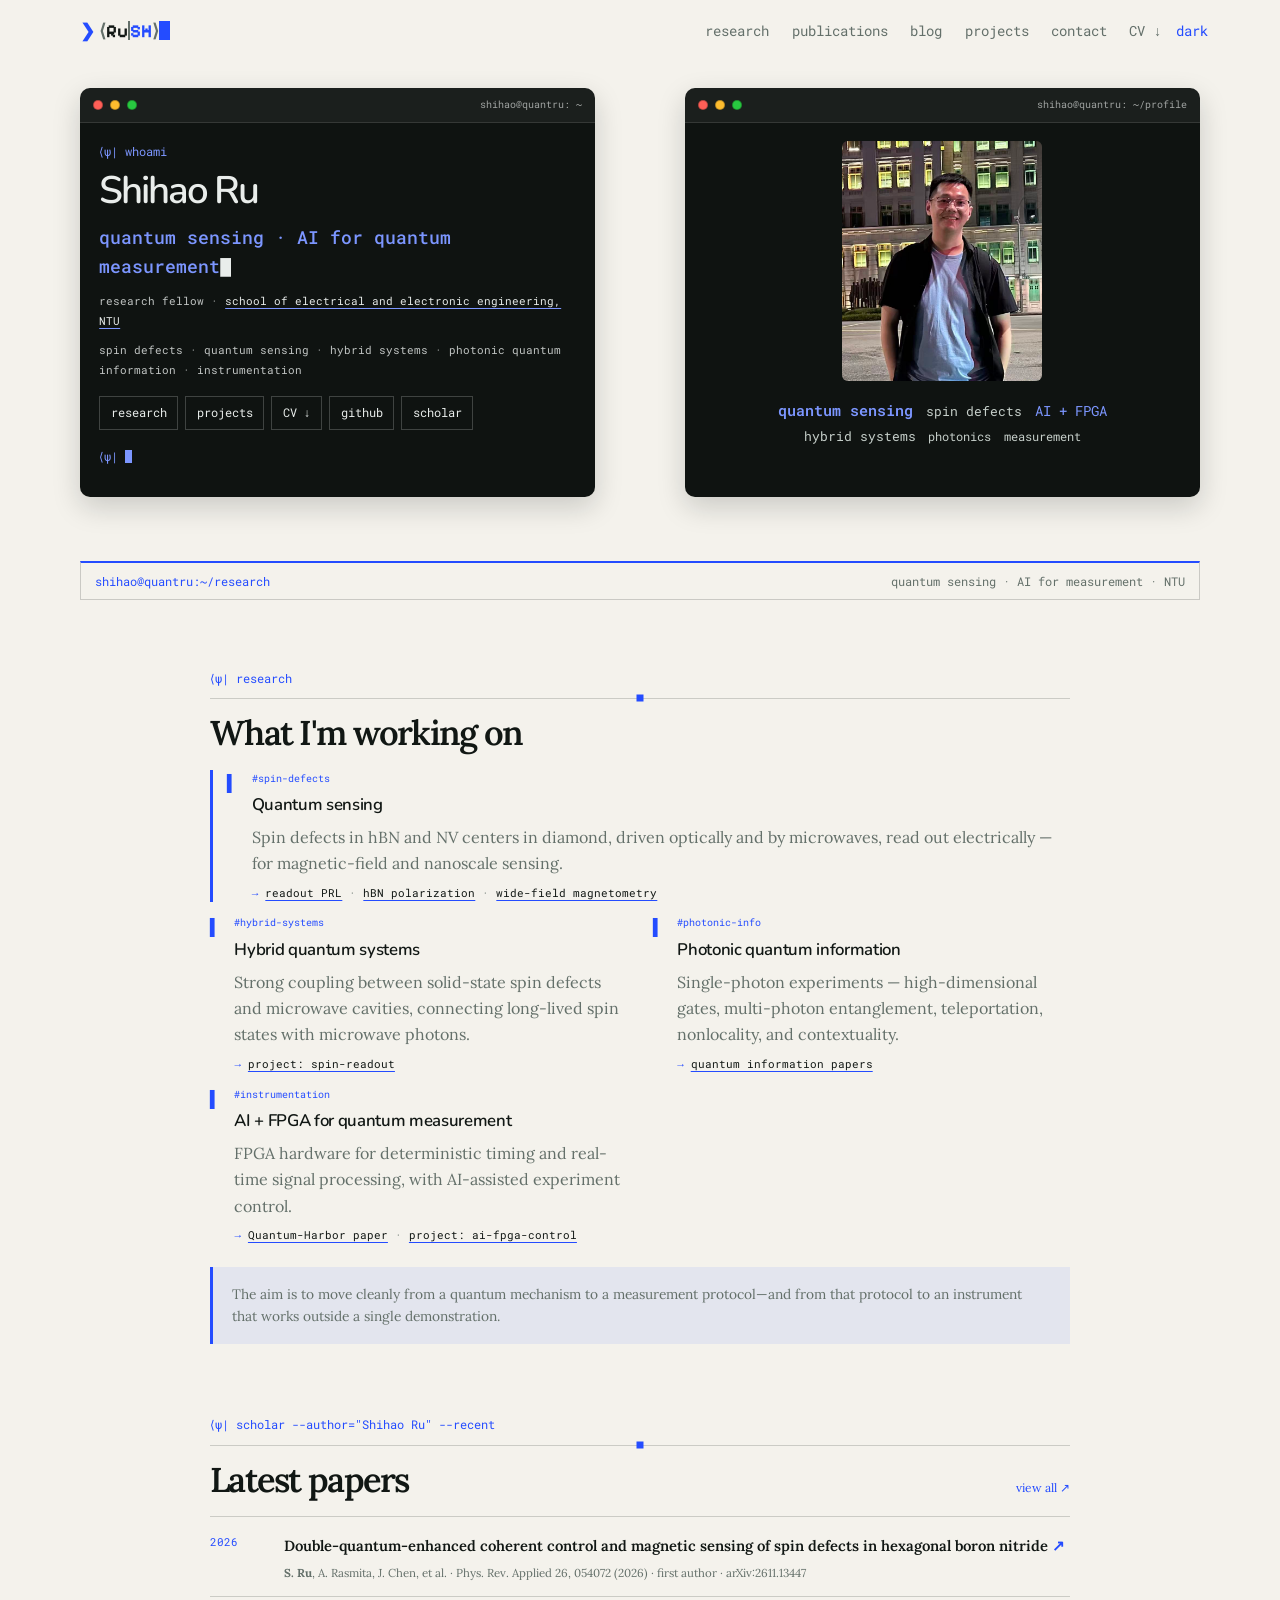
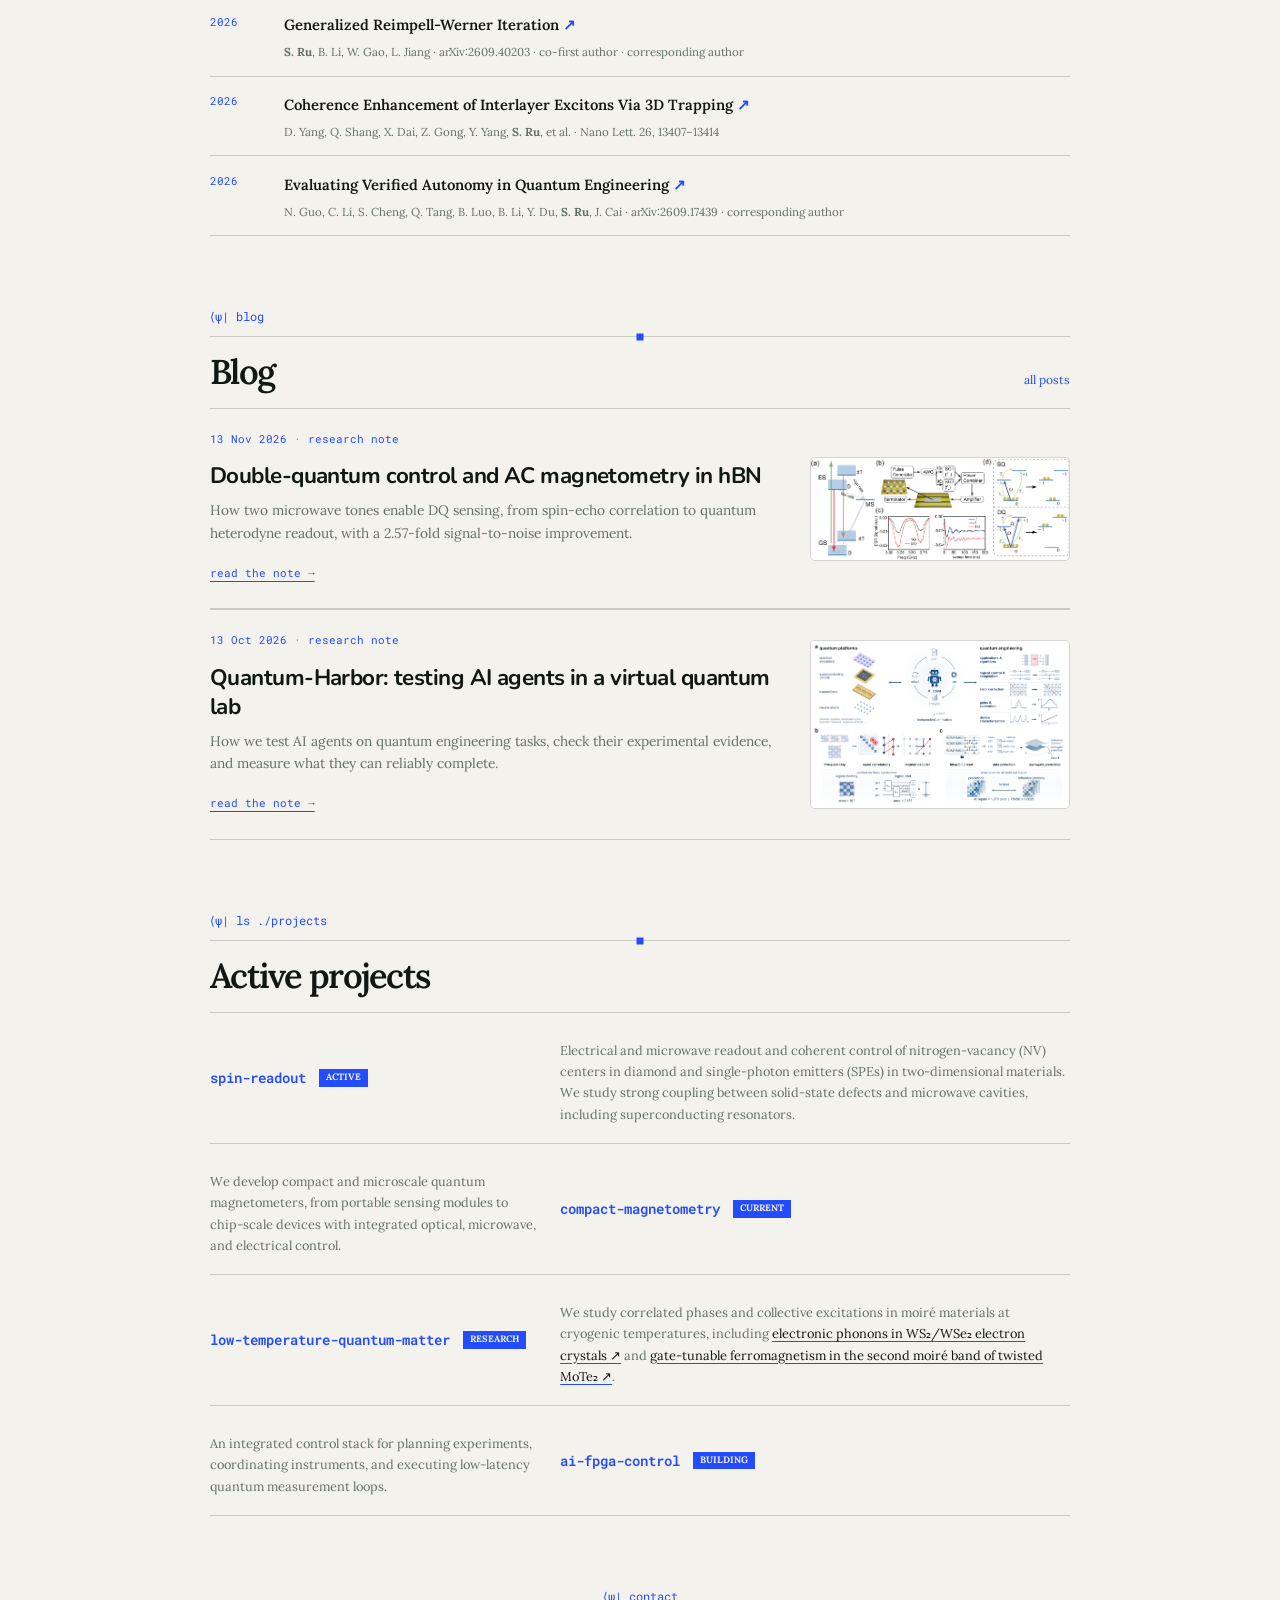
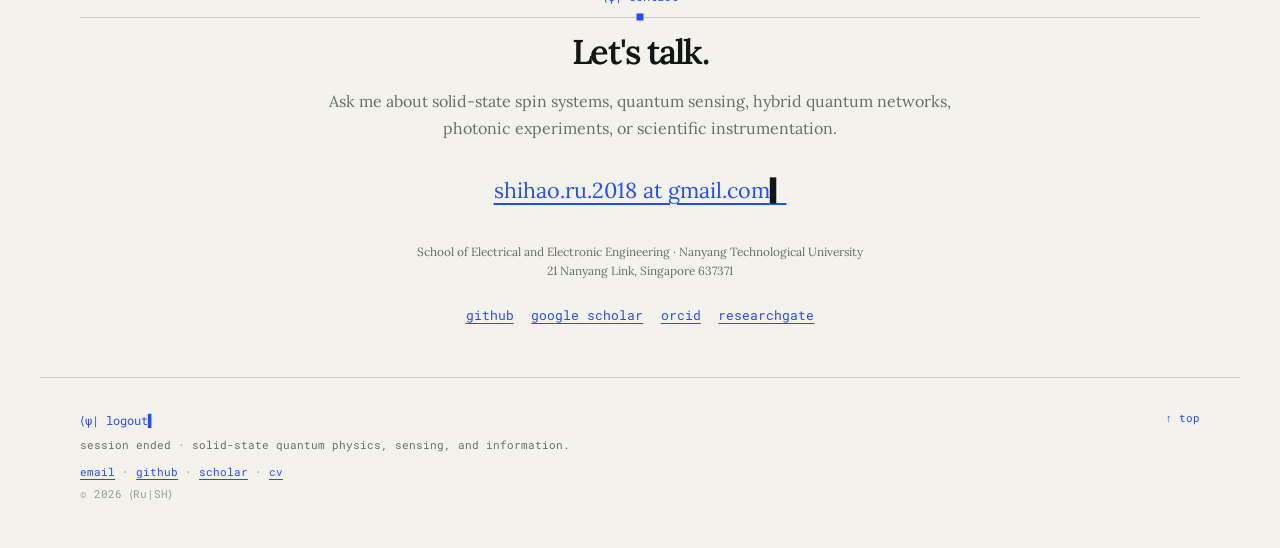
<file: index.html>
<!doctype html>
<html lang="en">
  <head>
    <meta charset="utf-8" />
    <meta name="viewport" content="width=device-width, initial-scale=1" />
    <meta name="theme-color" content="#f4f2ec" />
    <meta
      name="description"
      content="QuantRu is Shihao Ru's research home for solid-state quantum systems, quantum sensing, photonic quantum information and instrumentation."
    />
    <meta property="og:title" content="QuantRu — Shihao Ru" />
    <meta property="og:description" content="Solid-state quantum physics, sensing and photonic information." />
    <meta property="og:type" content="website" />
    <meta property="og:url" content="https://quantru.org/" />
    <title>QuantRu — Shihao Ru</title>
    <link rel="canonical" href="https://quantru.org/" />
    <link rel="icon" href="favicon.svg" type="image/svg+xml" />
    <script>
      (function () {
        var t = localStorage.getItem("theme");
        if (t === "dark" || (!t && window.matchMedia("(prefers-color-scheme: dark)").matches)) {
          document.documentElement.dataset.theme = "dark";
        }
      })();
    </script>
    <link rel="preconnect" href="https://fonts.googleapis.com" />
    <link rel="preconnect" href="https://fonts.gstatic.com" crossorigin />
    <link href="https://fonts.googleapis.com/css2?family=Manrope:wght@400;500;600;700&family=Roboto+Mono:wght@400;500;600;700&family=Pixelify+Sans:wght@400;700&family=Lora:ital,wght@0,400;0,500;0,600;1,400&family=Nunito:wght@400;600;700&display=swap" rel="stylesheet" />
    <link rel="stylesheet" href="https://pvinis.github.io/iosevka-webfont/3.4.1/iosevka.css" />
    <link rel="stylesheet" href="styles.css?v=20261013-5" />
    <script src="script.js?v=20261013-5" defer></script>
  </head>
  <body>
    <a class="skip-link" href="#main">Skip to content</a>

    <header class="site-header" data-header>
      <div class="header-inner">
        <a class="brand" href="#top" aria-label="RuSH Quantum home"><span class="brand-mark"><span class="bk-prompt">❯ </span><span class="bk-br">⟨</span>Ru<span class="bk-bar" aria-hidden="true"></span><span class="bk-sh">SH</span><span class="bk-br">⟩</span><span class="bk-cursor" aria-hidden="true"></span></span></a>
        <button class="menu-toggle" type="button" aria-expanded="false" aria-controls="site-nav">
          <span class="sr-only">Toggle navigation</span>
          <span></span><span></span>
        </button>
        <nav id="site-nav" class="site-nav" aria-label="Primary navigation">
          <a href="#research">research</a>
          <a href="publications.html">publications</a>
          <a href="blog.html">blog</a>
          <a href="#projects">projects</a>
          <a href="#contact">contact</a>
          <a href="Resume_Shihao_2026-11-25.pdf" target="_blank" rel="noreferrer">CV ↓</a>
          <button class="theme-toggle" type="button" data-theme-toggle aria-label="Toggle dark mode">dark</button>
        </nav>
      </div>
    </header>

    <nav class="side-nav" aria-label="Section navigation">
      <a href="#research" data-spy="research">research</a>
      <a href="publications.html">publications</a>
      <a href="blog.html">blog</a>
      <a href="#projects" data-spy="projects">projects</a>
      <a href="#contact" data-spy="contact">contact</a>
    </nav>

    <main id="main" class="page-shell">
      <section id="top" class="hero reveal">
        <div class="hero-copy">
          <div class="term-window" aria-label="About">
            <div class="term-bar" aria-hidden="true">
              <span class="term-dot"></span><span class="term-dot"></span><span class="term-dot"></span>
              <span class="term-title">shihao@quantru: ~</span>
            </div>
            <div class="term-body">
              <p class="prompt">⟨ψ| whoami</p>
              <h1>Shihao Ru</h1>
              <p class="role-line">quantum sensing · AI for quantum measurement<span aria-hidden="true">█</span></p>
              <p class="term-line">research fellow · <a href="https://www.ntu.edu.sg/" target="_blank" rel="noreferrer">school of electrical and electronic engineering, NTU</a></p>
              <p class="term-line">spin defects · quantum sensing · hybrid systems · photonic quantum information · instrumentation</p>
              <nav class="quick-links" aria-label="Profile links">
                <a href="#research">research</a>
                <a href="#projects">projects</a>
                <a href="Resume_Shihao_2026-11-25.pdf" target="_blank" rel="noreferrer">CV ↓</a>
                <a href="https://github.com/harleyru" target="_blank" rel="noreferrer">github</a>
                <a href="https://scholar.google.com/citations?user=fedZB0MAAAAJ&hl=en" target="_blank" rel="noreferrer">scholar</a>
              </nav>
              <p class="prompt term-wait"><span aria-hidden="true">⟨ψ|</span> <span class="term-cursor" aria-hidden="true"></span></p>
            </div>
          </div>
        </div>
        <aside class="profile-panel" aria-label="Portrait and research interests">
          <div class="term-window">
            <div class="term-bar" aria-hidden="true">
              <span class="term-dot"></span><span class="term-dot"></span><span class="term-dot"></span>
              <span class="term-title">shihao@quantru: ~/profile</span>
            </div>
            <div class="term-body profile-body">
              <figure class="portrait-frame">
                <img src="assets/portraits/shihao-ru.jpg" width="1280" height="1280" fetchpriority="high" decoding="async" alt="Shihao Ru standing outdoors at night." />
              </figure>
              <ul class="portrait-topics" aria-label="Research interests">
                <li>quantum sensing</li>
                <li>spin defects</li>
                <li>AI + FPGA</li>
                <li>hybrid systems</li>
                <li>photonics</li>
                <li>measurement</li>
              </ul>
            </div>
          </div>
        </aside>
        <div class="hero-status" aria-label="Status">
          <span class="status-user">shihao@quantru:~/research</span>
          <span class="status-tags">quantum sensing · AI for measurement · NTU</span>
        </div>
      </section>

      <section id="research" class="terminal-section reveal">
        <p class="prompt">⟨ψ| research</p>
        <div class="terminal-rule" aria-hidden="true"></div>
        <h2>What I'm working on</h2>
        <ul class="focus-list">
          <li class="focus-featured">
            <span aria-hidden="true">▍</span>
            <div>
              <p class="focus-tag">#spin-defects</p>
              <h3>Quantum sensing</h3>
              <p>Spin defects in hBN and NV centers in diamond, driven optically and by microwaves, read out electrically — for magnetic-field and nanoscale sensing.</p>
              <p class="focus-links"><a href="publications.html#pub-sensing">readout PRL</a> · <a href="publications.html#pub-sensing">hBN polarization</a> · <a href="publications.html#pub-sensing">wide-field magnetometry</a></p>
            </div>
          </li>
          <li>
            <span aria-hidden="true">▍</span>
            <div>
              <p class="focus-tag">#hybrid-systems</p>
              <h3>Hybrid quantum systems</h3>
              <p>Strong coupling between solid-state spin defects and microwave cavities, connecting long-lived spin states with microwave photons.</p>
              <p class="focus-links"><a href="index.html#projects">project: spin-readout</a></p>
            </div>
          </li>
          <li>
            <span aria-hidden="true">▍</span>
            <div>
              <p class="focus-tag">#photonic-info</p>
              <h3>Photonic quantum information</h3>
              <p>Single-photon experiments — high-dimensional gates, multi-photon entanglement, teleportation, nonlocality, and contextuality.</p>
              <p class="focus-links"><a href="publications.html#pub-info">quantum information papers</a></p>
            </div>
          </li>
          <li>
            <span aria-hidden="true">▍</span>
            <div>
              <p class="focus-tag">#instrumentation</p>
              <h3>AI + FPGA for quantum measurement</h3>
              <p>FPGA hardware for deterministic timing and real-time signal processing, with AI-assisted experiment control.</p>
              <p class="focus-links"><a href="publications.html#pub-ai">Quantum-Harbor paper</a> · <a href="index.html#projects">project: ai-fpga-control</a></p>
            </div>
          </li>
        </ul>
        <blockquote>
          The aim is to move cleanly from a quantum mechanism to a measurement protocol—and
          from that protocol to an instrument that works outside a single demonstration.
        </blockquote>
      </section>

      <section id="publications" class="terminal-section reveal">
        <p class="prompt">⟨ψ| scholar --author="Shihao Ru" --recent</p>
        <div class="terminal-rule" aria-hidden="true"></div>
        <div class="section-title-row">
          <h2>Latest papers</h2>
          <a href="publications.html">view all ↗</a>
        </div>
        <ol class="latest-list">
          <li>
            <time>2026</time>
            <div>
              <a class="paper-title" href="https://doi.org/10.1103/hmk5-d2dj" target="_blank" rel="noreferrer">Double-quantum-enhanced coherent control and magnetic sensing of spin defects in hexagonal boron nitride</a>
              <p><strong>S. Ru</strong>, A. Rasmita, J. Chen, et al. · Phys. Rev. Applied 26, 054072 (2026) · first author · <a href="https://arxiv.org/abs/2611.13447" target="_blank" rel="noreferrer">arXiv:2611.13447</a></p>
            </div>
          </li>
          <li>
            <time>2026</time>
            <div>
              <a class="paper-title" href="https://arxiv.org/abs/2609.40203" target="_blank" rel="noreferrer">Generalized Reimpell-Werner Iteration</a>
              <p><strong>S. Ru</strong>, B. Li, W. Gao, L. Jiang · arXiv:2609.40203 · co-first author · corresponding author</p>
            </div>
          </li>
          <li>
            <time>2026</time>
            <div>
              <a class="paper-title" href="https://doi.org/10.1021/acs.nanolett.6c03241" target="_blank" rel="noreferrer">Coherence Enhancement of Interlayer Excitons Via 3D Trapping</a>
              <p>D. Yang, Q. Shang, X. Dai, Z. Gong, Y. Yang, <strong>S. Ru</strong>, et al. · Nano Lett. 26, 13407–13414</p>
            </div>
          </li>
          <li>
            <time>2026</time>
            <div>
              <a class="paper-title" href="https://arxiv.org/abs/2609.17439" target="_blank" rel="noreferrer">Evaluating Verified Autonomy in Quantum Engineering</a>
              <p>N. Guo, C. Li, S. Cheng, Q. Tang, B. Luo, B. Li, Y. Du, <strong>S. Ru</strong>, J. Cai · arXiv:2609.17439 · corresponding author</p>
            </div>
          </li>
        </ol>
      </section>

      <section id="blog" class="terminal-section reveal">
        <p class="prompt">⟨ψ| blog</p>
        <div class="terminal-rule" aria-hidden="true"></div>
        <div class="section-title-row">
          <h2>Blog</h2>
          <a href="blog.html">all posts</a>
        </div>
        <article class="blog-preview">
          <div>
            <p class="blog-meta"><time datetime="2026-11-13">13 Nov 2026</time> · research note</p>
            <h3><a href="blog/hbn-double-quantum.html">Double-quantum control and AC magnetometry in hBN</a></h3>
            <p>How two microwave tones enable DQ sensing, from spin-echo correlation to quantum heterodyne readout, with a 2.57-fold signal-to-noise improvement.</p>
            <a class="blog-read" href="blog/hbn-double-quantum.html">read the note →</a>
          </div>
          <a class="blog-preview-image" href="blog/hbn-double-quantum.html" aria-label="Read the hBN double-quantum research note">
            <img src="assets/figs/hbn-double-quantum.png" width="4398" height="1730" loading="lazy" alt="Spin levels and dual-frequency microwave control of boron-vacancy defects in hBN." />
          </a>
        </article>
        <article class="blog-preview">
          <div>
            <p class="blog-meta"><time datetime="2026-10-13">13 Oct 2026</time> · research note</p>
            <h3><a href="blog/quantum-harbor.html">Quantum-Harbor: testing AI agents in a virtual quantum lab</a></h3>
            <p>How we test AI agents on quantum engineering tasks, check their experimental evidence, and measure what they can reliably complete.</p>
            <a class="blog-read" href="blog/quantum-harbor.html">read the note →</a>
          </div>
          <a class="blog-preview-image" href="blog/quantum-harbor.html" aria-label="Read the Quantum-Harbor research note">
            <img src="assets/figs/quantum-harbor.png" width="1134" height="733" loading="lazy" alt="Overview of Quantum-Harbor's virtual quantum laboratory." />
          </a>
        </article>
      </section>

      <section id="projects" class="terminal-section reveal">
        <p class="prompt">⟨ψ| ls ./projects</p>
        <div class="terminal-rule" aria-hidden="true"></div>
        <h2>Active projects</h2>
        <div class="project-list">
          <article class="project-row">
            <div class="project-meta">
              <div class="project-heading"><code>spin-readout</code><span>active</span></div>
            </div>
            <p class="project-desc">Electrical and microwave readout and coherent control of nitrogen-vacancy (NV) centers in diamond and single-photon emitters (SPEs) in two-dimensional materials. We study strong coupling between solid-state defects and microwave cavities, including superconducting resonators.</p>
          </article>
          <article class="project-row">
            <div class="project-meta">
              <div class="project-heading"><code>compact-magnetometry</code><span>current</span></div>
            </div>
            <p class="project-desc">We develop compact and microscale quantum magnetometers, from portable sensing modules to chip-scale devices with integrated optical, microwave, and electrical control.</p>
          </article>
          <article class="project-row">
            <div class="project-meta">
              <div class="project-heading"><code>low-temperature-quantum-matter</code><span>research</span></div>
            </div>
            <p class="project-desc">We study correlated phases and collective excitations in moiré materials at cryogenic temperatures, including <a href="https://arxiv.org/abs/2512.18217" target="_blank" rel="noreferrer">electronic phonons in WS₂/WSe₂ electron crystals ↗</a> and <a href="https://www.nature.com/articles/s41467-025-59691-5" target="_blank" rel="noreferrer">gate-tunable ferromagnetism in the second moiré band of twisted MoTe₂ ↗</a>.</p>
          </article>
          <article class="project-row">
            <div class="project-meta">
              <div class="project-heading"><code>ai-fpga-control</code><span>building</span></div>
            </div>
            <p class="project-desc">An integrated control stack for planning experiments, coordinating instruments, and executing low-latency quantum measurement loops.</p>
          </article>
        </div>
      </section>

      <section id="contact" class="terminal-section contact reveal">
        <p class="prompt">⟨ψ| contact</p>
        <div class="terminal-rule" aria-hidden="true"></div>
        <h2>Let's talk.</h2>
        <p>
          Ask me about solid-state spin systems, quantum sensing, hybrid quantum networks,
          photonic experiments, or scientific instrumentation.
        </p>
        <a class="email" data-mail href="#contact">shihao.ru.2018 at gmail.com<span aria-hidden="true">▍</span></a>
        <p class="address">
          School of Electrical and Electronic Engineering · Nanyang Technological University<br />
          21 Nanyang Link, Singapore 637371
        </p>
        <nav class="social-links" aria-label="Social links">
          <a href="https://github.com/harleyru" target="_blank" rel="noreferrer">github</a>
          <a href="https://scholar.google.com/citations?user=fedZB0MAAAAJ&hl=en" target="_blank" rel="noreferrer">google scholar</a>
          <a href="https://orcid.org/0000-0002-5119-0452" target="_blank" rel="noreferrer">orcid</a>
          <a href="https://www.researchgate.net/profile/Shihao-Ru" target="_blank" rel="noreferrer">researchgate</a>
        </nav>
      </section>
    </main>

    <footer class="site-footer">
      <div>
        <p class="footer-logout">⟨ψ| logout<span aria-hidden="true">▍</span></p>
        <p class="footer-end">session ended · solid-state quantum physics, sensing, and information.</p>
        <p class="footer-links"><a data-mail href="#contact">email</a> · <a href="https://github.com/harleyru">github</a> · <a href="https://scholar.google.com/citations?user=fedZB0MAAAAJ&hl=en">scholar</a> · <a href="Resume_Shihao_2026-11-25.pdf">cv</a></p>
        <p class="copyright">© <span data-year></span> ⟨Ru|SH⟩</p>
      </div>
      <a href="#top">↑ top</a>
    </footer>
  </body>
</html>
</file>
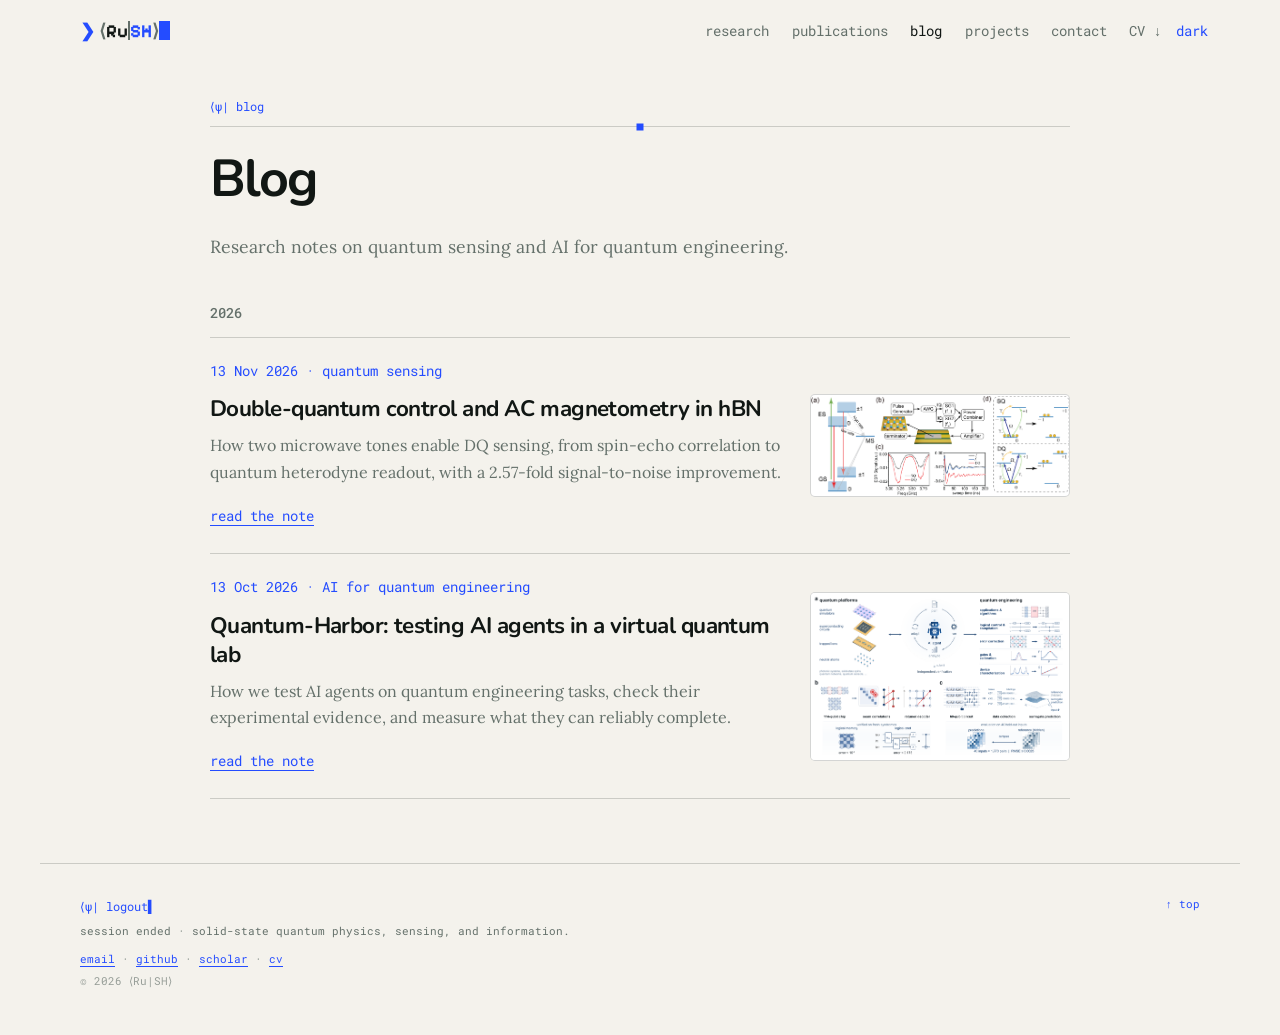
<file: blog.html>
<!doctype html>
<html lang="en">
  <head>
    <meta charset="utf-8" />
    <meta name="viewport" content="width=device-width, initial-scale=1" />
    <meta name="theme-color" content="#f4f2ec" />
    <title>Blog · QuantRu</title>
    <meta name="description" content="Research notes by Shihao Ru on quantum sensing and AI for quantum engineering." />
    <meta property="og:title" content="Blog · QuantRu" />
    <meta property="og:description" content="Research notes on quantum sensing and AI for quantum engineering, by Shihao Ru." />
    <meta property="og:type" content="website" />
    <meta property="og:url" content="https://quantru.org/blog.html" />
    <link rel="canonical" href="https://quantru.org/blog.html" />
    <link rel="icon" href="favicon.svg" type="image/svg+xml" />
    <script>
      (function () {
        var t = localStorage.getItem("theme");
        if (t === "dark" || (!t && window.matchMedia("(prefers-color-scheme: dark)").matches)) {
          document.documentElement.dataset.theme = "dark";
        }
      })();
    </script>
    <link rel="preconnect" href="https://fonts.googleapis.com" />
    <link rel="preconnect" href="https://fonts.gstatic.com" crossorigin />
    <link href="https://fonts.googleapis.com/css2?family=Manrope:wght@400;500;600;700&family=Roboto+Mono:wght@400;500;600;700&family=Pixelify+Sans:wght@400;700&family=Lora:ital,wght@0,400;0,500;0,600;1,400&family=Nunito:wght@400;600;700&display=swap" rel="stylesheet" />
    <link rel="stylesheet" href="https://pvinis.github.io/iosevka-webfont/3.4.1/iosevka.css" />
    <link rel="stylesheet" href="styles.css?v=20261013-5" />
    <script src="script.js?v=20261013-5" defer></script>
    <style>
      .blog-index .post-header { margin-bottom: 2.5rem; }
      .blog-year { margin: 0 0 0.8rem; color: var(--muted); font-family: var(--mono); font-size: 0.875rem; font-weight: 500; }
      .blog-index .blog-preview p { font-size: 1rem; }
      .blog-index .blog-preview .blog-meta, .blog-index .blog-read { font-size: 0.875rem; }
      .blog-index .blog-preview + .blog-preview { border-top: 0; }
    </style>
  </head>
  <body>
    <a class="skip-link" href="#main">Skip to content</a>
    <header class="site-header" data-header>
      <div class="header-inner">
        <a class="brand" href="index.html" aria-label="RuSH Quantum home"><span class="brand-mark"><span class="bk-prompt">❯ </span><span class="bk-br">⟨</span>Ru<span class="bk-bar" aria-hidden="true"></span><span class="bk-sh">SH</span><span class="bk-br">⟩</span><span class="bk-cursor" aria-hidden="true"></span></span></a>
        <button class="menu-toggle" type="button" aria-expanded="false" aria-controls="site-nav">
          <span class="sr-only">Toggle navigation</span>
          <span></span><span></span>
        </button>
        <nav id="site-nav" class="site-nav" aria-label="Primary navigation">
          <a href="index.html#research">research</a>
          <a href="publications.html">publications</a>
          <a href="blog.html" aria-current="page">blog</a>
          <a href="index.html#projects">projects</a>
          <a href="index.html#contact">contact</a>
          <a href="Resume_Shihao_2026-11-25.pdf" target="_blank" rel="noreferrer">CV ↓</a>
          <button class="theme-toggle" type="button" data-theme-toggle aria-label="Toggle dark mode">dark</button>
        </nav>
      </div>
    </header>

    <main id="main" class="page-shell">
      <div class="blog-post blog-index">
        <header class="post-header" id="top">
          <p class="prompt">⟨ψ| blog</p>
          <div class="terminal-rule" aria-hidden="true"></div>
          <h1>Blog</h1>
          <p class="post-deck">Research notes on quantum sensing and AI for quantum engineering.</p>
        </header>

        <section aria-labelledby="posts-2026">
          <h2 class="blog-year" id="posts-2026">2026</h2>
          <article class="blog-preview" aria-labelledby="post-dq">
            <div>
              <p class="blog-meta"><time datetime="2026-11-13">13 Nov 2026</time> · quantum sensing</p>
              <h3 id="post-dq"><a href="blog/hbn-double-quantum.html">Double-quantum control and AC magnetometry in hBN</a></h3>
              <p>How two microwave tones enable DQ sensing, from spin-echo correlation to quantum heterodyne readout, with a 2.57-fold signal-to-noise improvement.</p>
              <a class="blog-read" href="blog/hbn-double-quantum.html" aria-label="Read the hBN double-quantum research note">read the note</a>
            </div>
            <a class="blog-preview-image" href="blog/hbn-double-quantum.html" aria-label="Read the hBN double-quantum research note">
              <img src="assets/figs/hbn-double-quantum.png" width="4398" height="1730" alt="Spin levels and dual-frequency microwave control of boron-vacancy defects in hBN." />
            </a>
          </article>
          <article class="blog-preview" aria-labelledby="post-harbor">
            <div>
              <p class="blog-meta"><time datetime="2026-10-13">13 Oct 2026</time> · AI for quantum engineering</p>
              <h3 id="post-harbor"><a href="blog/quantum-harbor.html">Quantum-Harbor: testing AI agents in a virtual quantum lab</a></h3>
              <p>How we test AI agents on quantum engineering tasks, check their experimental evidence, and measure what they can reliably complete.</p>
              <a class="blog-read" href="blog/quantum-harbor.html" aria-label="Read the Quantum-Harbor research note">read the note</a>
            </div>
            <a class="blog-preview-image" href="blog/quantum-harbor.html" aria-label="Read the Quantum-Harbor research note">
              <img src="assets/figs/quantum-harbor.png" width="1134" height="733" loading="lazy" alt="Overview of Quantum-Harbor's virtual quantum laboratory." />
            </a>
          </article>
        </section>
      </div>
    </main>

    <footer class="site-footer">
      <div>
        <p class="footer-logout">⟨ψ| logout<span aria-hidden="true">▍</span></p>
        <p class="footer-end">session ended · solid-state quantum physics, sensing, and information.</p>
        <p class="footer-links"><a data-mail href="index.html#contact">email</a> · <a href="https://github.com/harleyru">github</a> · <a href="https://scholar.google.com/citations?user=fedZB0MAAAAJ&amp;hl=en">scholar</a> · <a href="Resume_Shihao_2026-11-25.pdf">cv</a></p>
        <p class="copyright">© <span data-year></span> ⟨Ru|SH⟩</p>
      </div>
      <a href="#top">↑ top</a>
    </footer>
  </body>
</html>
</file>
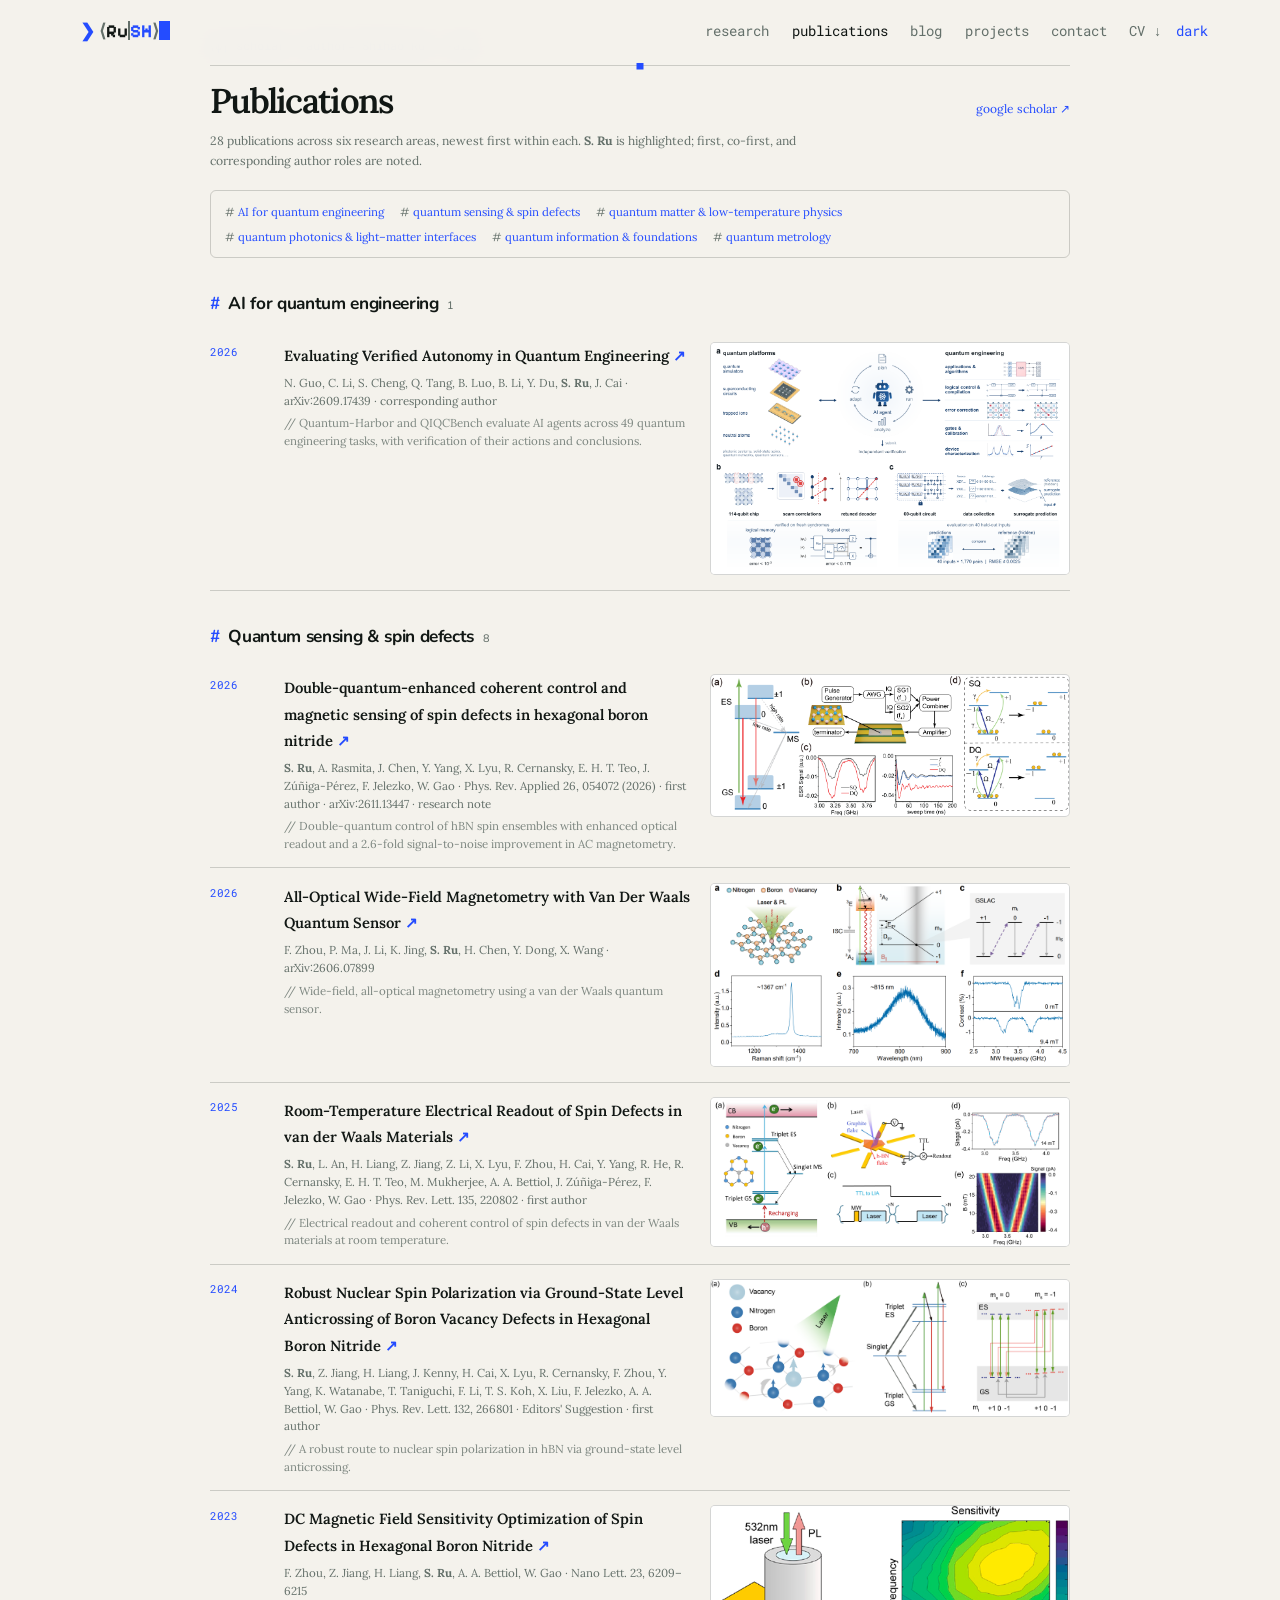
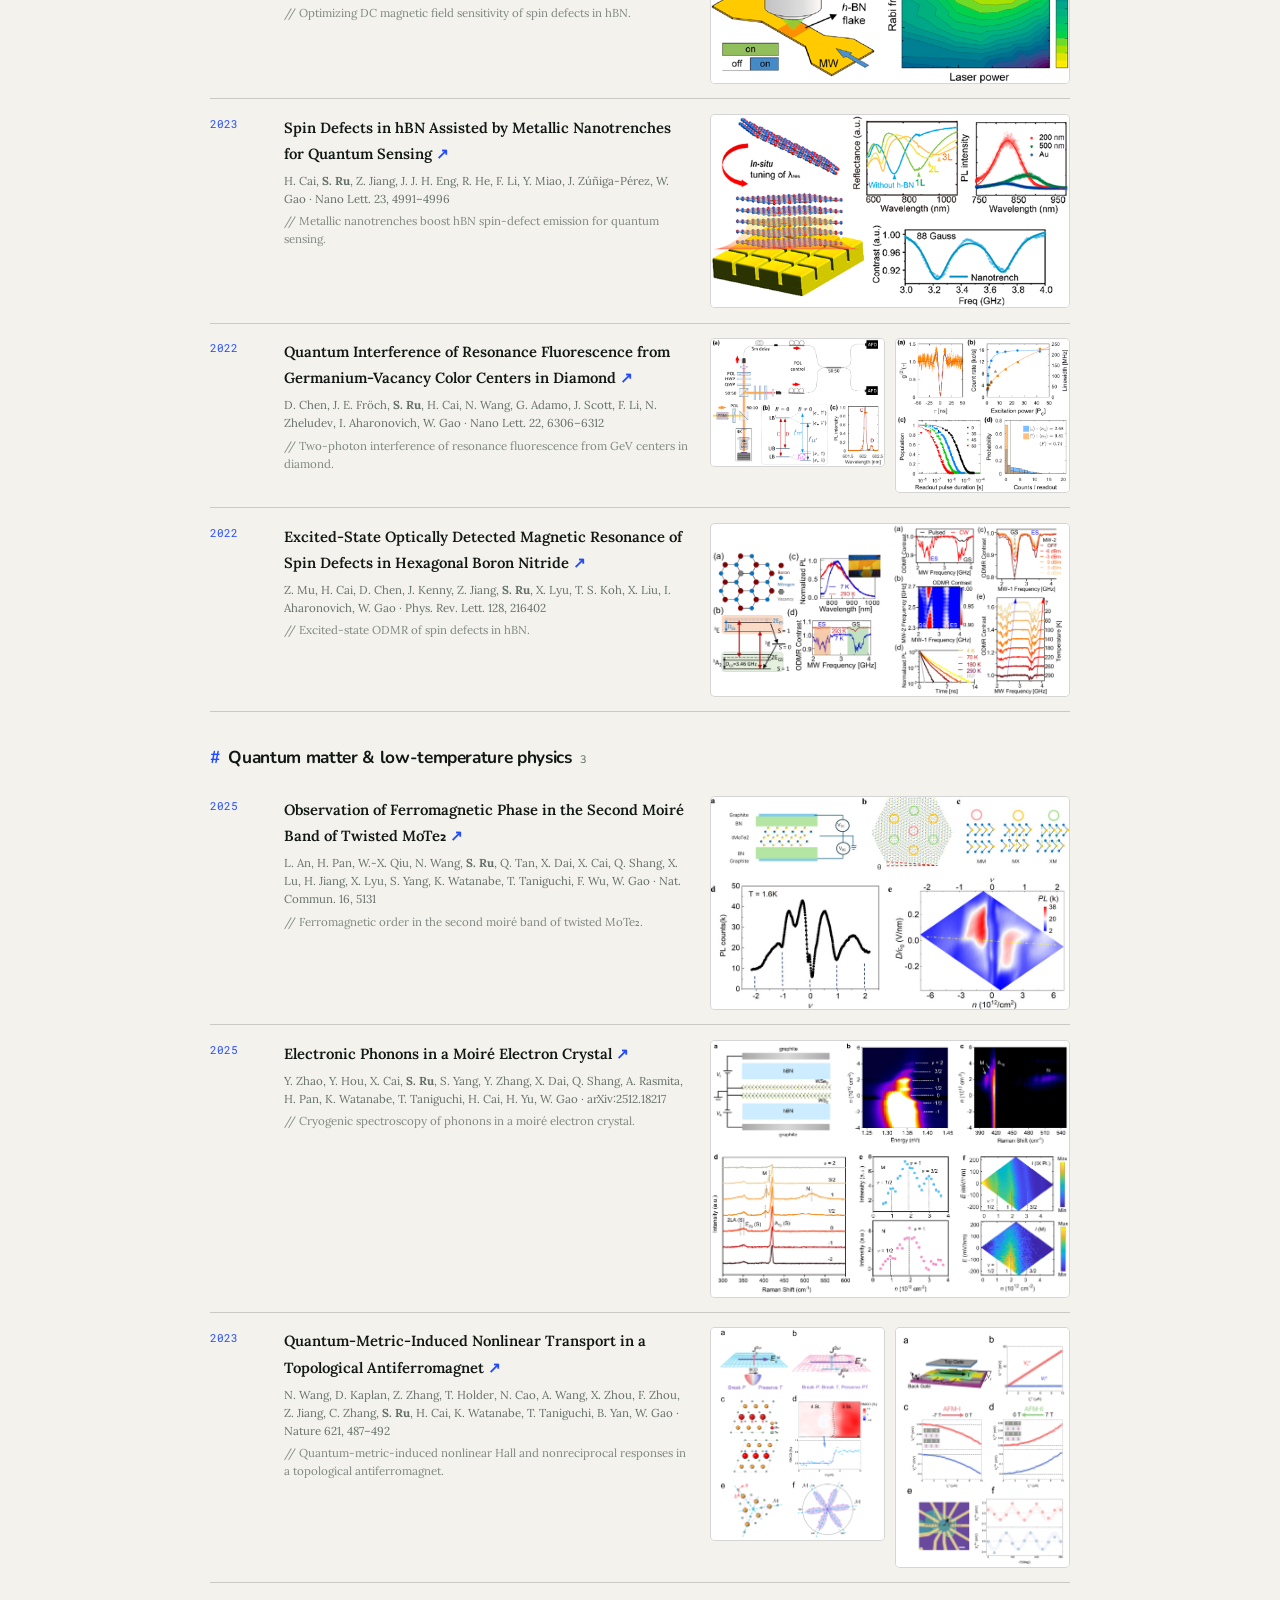
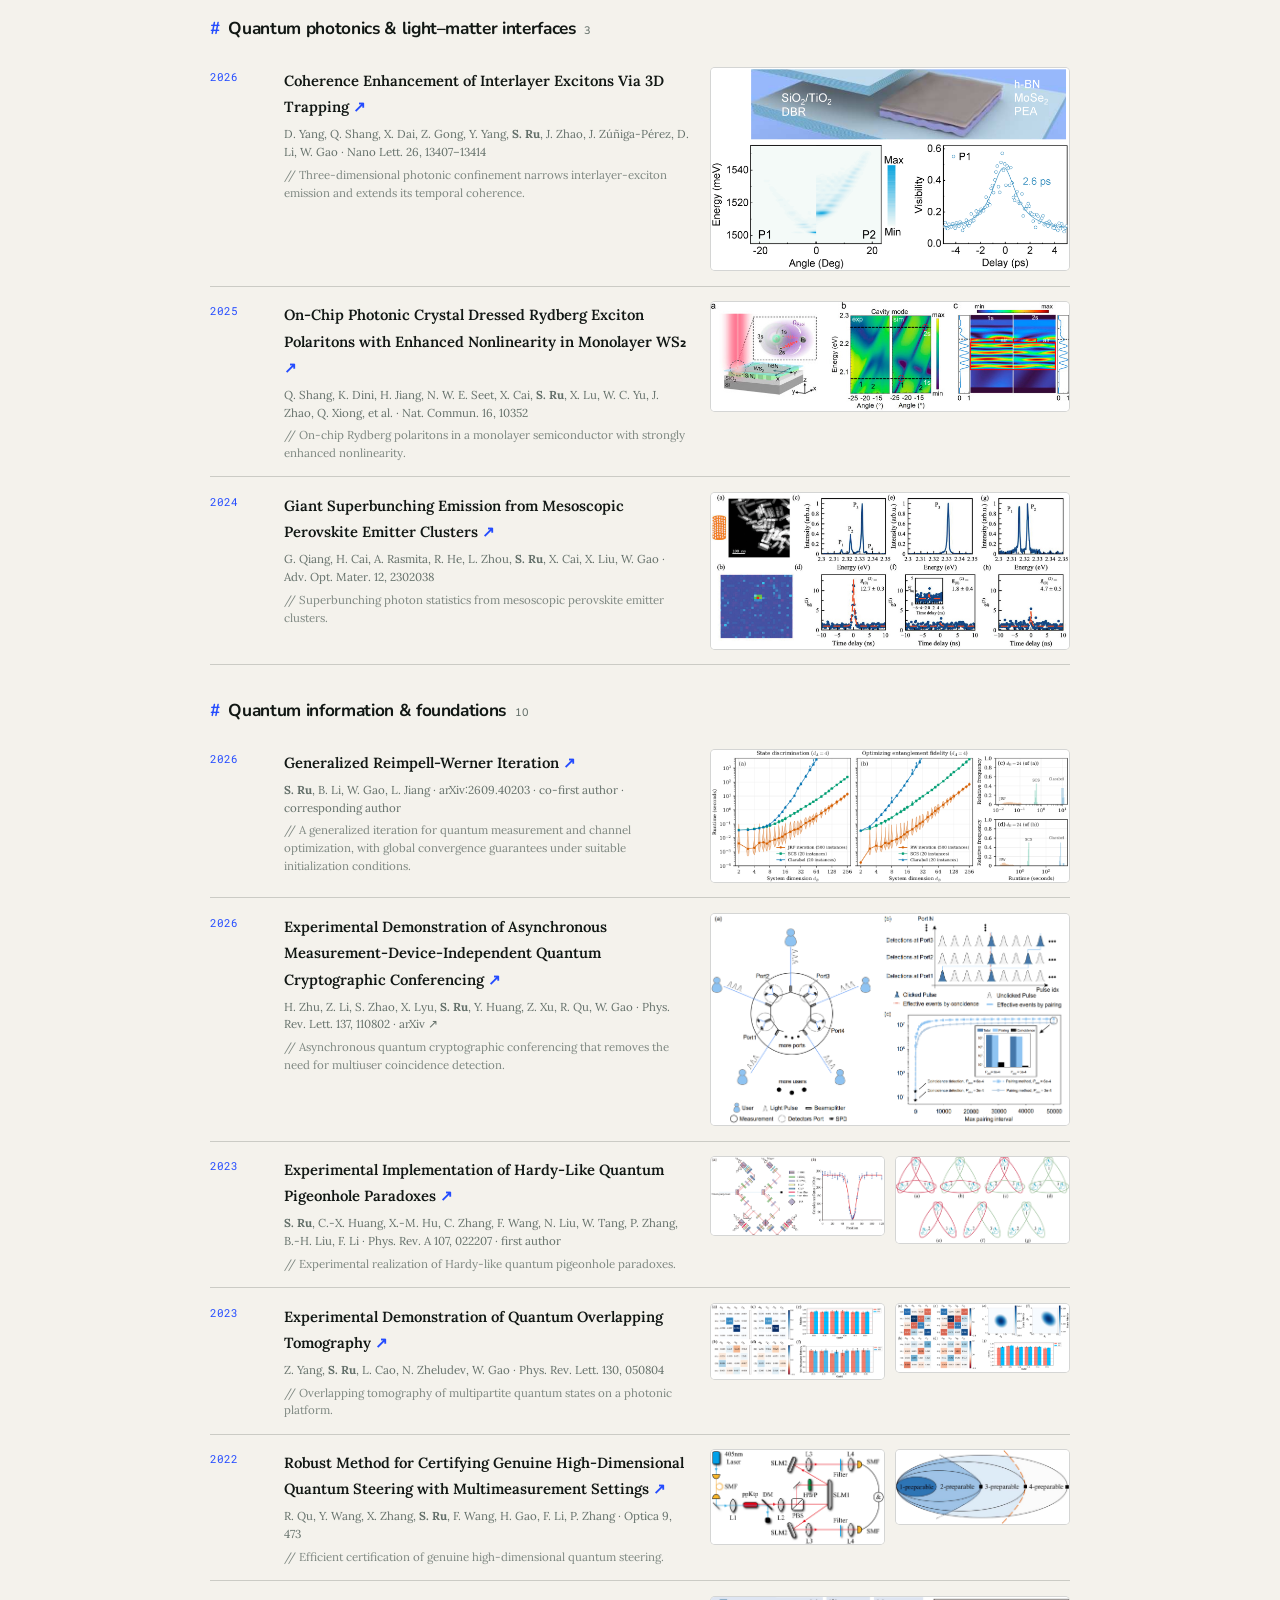
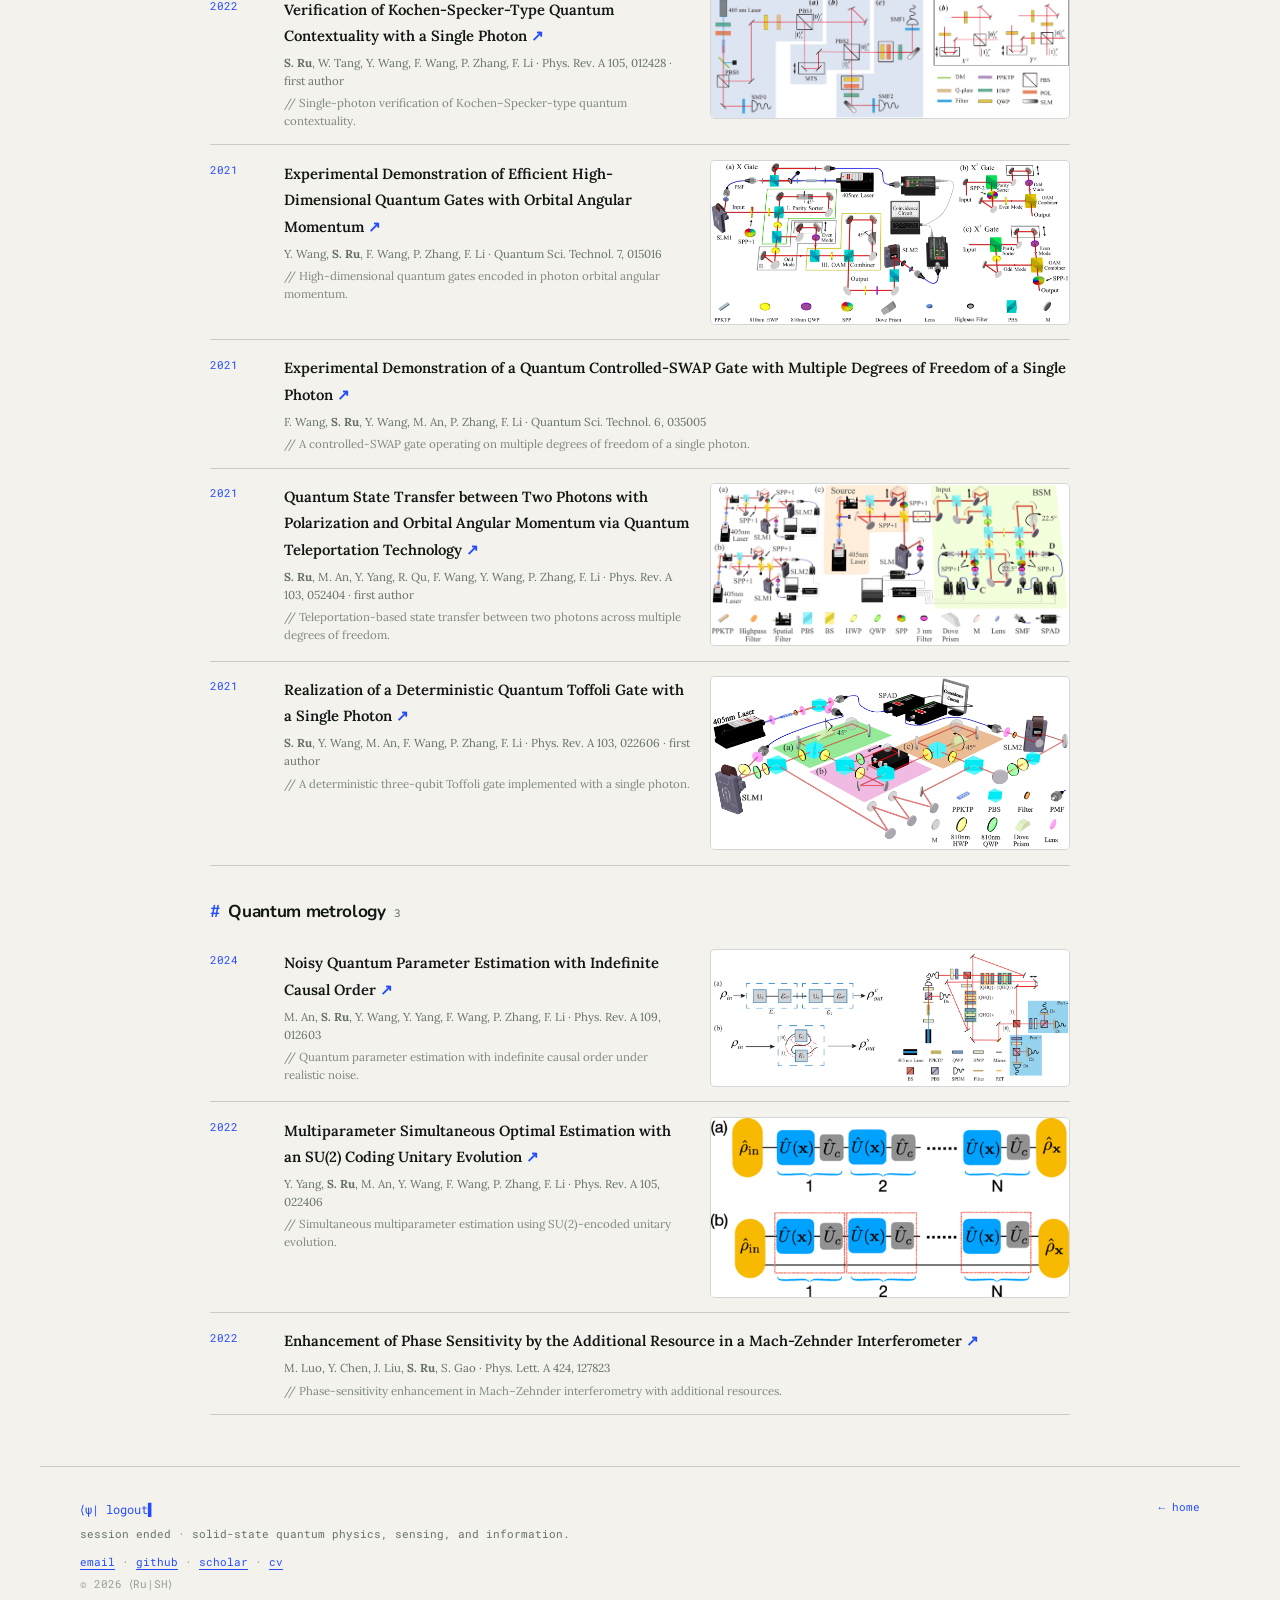
<file: publications.html>
<!doctype html>
<html lang="en">
  <head>
    <meta charset="utf-8" />
    <meta name="viewport" content="width=device-width, initial-scale=1" />
    <title>Publications — RuSH Quantum</title>
    <meta name="description" content="Publications by Shihao Ru — quantum sensing, quantum matter, photonics, quantum information, metrology, and AI for quantum engineering." />
    <link rel="canonical" href="https://quantru.org/publications.html" />
    <link rel="icon" href="favicon.svg" type="image/svg+xml" />
    <script>
      (function () {
        var t = localStorage.getItem("theme");
        if (t === "dark" || (!t && window.matchMedia("(prefers-color-scheme: dark)").matches)) {
          document.documentElement.dataset.theme = "dark";
        }
      })();
    </script>
    <link rel="preconnect" href="https://fonts.googleapis.com" />
    <link rel="preconnect" href="https://fonts.gstatic.com" crossorigin />
    <link href="https://fonts.googleapis.com/css2?family=Manrope:wght@400;500;600;700&family=Roboto+Mono:wght@400;500;600;700&family=Pixelify+Sans:wght@400;700&family=Lora:ital,wght@0,400;0,500;0,600;1,400&family=Nunito:wght@400;600;700&display=swap" rel="stylesheet" />
    <link rel="stylesheet" href="https://pvinis.github.io/iosevka-webfont/3.4.1/iosevka.css" />
    <link rel="stylesheet" href="styles.css?v=20261013-5" />
    <script src="script.js?v=20261013-5" defer></script>
  </head>
  <body>
    <a class="skip-link" href="#main">Skip to content</a>

    <header class="site-header" data-header>
      <div class="header-inner">
        <a class="brand" href="index.html" aria-label="RuSH Quantum home"><span class="brand-mark"><span class="bk-prompt">❯ </span><span class="bk-br">⟨</span>Ru<span class="bk-bar" aria-hidden="true"></span><span class="bk-sh">SH</span><span class="bk-br">⟩</span><span class="bk-cursor" aria-hidden="true"></span></span></a>
        <button class="menu-toggle" type="button" aria-expanded="false" aria-controls="site-nav">
          <span class="sr-only">Toggle navigation</span>
          <span></span><span></span>
        </button>
        <nav id="site-nav" class="site-nav" aria-label="Primary navigation">
          <a href="index.html#research">research</a>
          <a href="publications.html" aria-current="page">publications</a>
          <a href="blog.html">blog</a>
          <a href="index.html#projects">projects</a>
          <a href="index.html#contact">contact</a>
          <a href="Resume_Shihao_2026-11-25.pdf" target="_blank" rel="noreferrer">CV ↓</a>
          <button class="theme-toggle" type="button" data-theme-toggle aria-label="Toggle dark mode">dark</button>
        </nav>
      </div>
    </header>

    <nav class="side-nav" aria-label="Publication categories">
      <span class="side-nav-label">⟨ψ| pub</span>
      <a href="#pub-ai" data-spy="pub-ai">AI engineering <span>1</span></a>
      <a href="#pub-sensing" data-spy="pub-sensing">sensing <span>8</span></a>
      <a href="#pub-matter" data-spy="pub-matter">matter <span>3</span></a>
      <a href="#pub-photonics" data-spy="pub-photonics">photonics <span>3</span></a>
      <a href="#pub-info" data-spy="pub-info">information <span>10</span></a>
      <a href="#pub-metrology" data-spy="pub-metrology">metrology <span>3</span></a>
    </nav>

    <main id="main" class="page-shell">
      <section class="terminal-section">
        <p class="prompt">⟨ψ| scholar --author="Shihao Ru" --all</p>
        <div class="terminal-rule" aria-hidden="true"></div>
        <div class="section-title-row">
          <h2>Publications</h2>
          <a href="https://scholar.google.com/citations?user=fedZB0MAAAAJ&hl=en" target="_blank" rel="noreferrer">google scholar ↗</a>
        </div>
        <p class="pub-intro">28 publications across six research areas, newest first within each. <strong>S. Ru</strong> is highlighted; first, co-first, and corresponding author roles are noted.</p>
        <nav class="pub-toc" aria-label="Publications by research area">
          <a href="#pub-ai">AI for quantum engineering</a>
          <a href="#pub-sensing">quantum sensing &amp; spin defects</a>
          <a href="#pub-matter">quantum matter &amp; low-temperature physics</a>
          <a href="#pub-photonics">quantum photonics &amp; light–matter interfaces</a>
          <a href="#pub-info">quantum information &amp; foundations</a>
          <a href="#pub-metrology">quantum metrology</a>
        </nav>
          <h3 id="pub-ai" class="pub-category">AI for quantum engineering <span>1</span></h3>
          <ol class="publication-list">
          <li>
            <time>2026</time>
            <div class="pub-entry">
              <div class="pub-entry-text">
                <a class="paper-title" href="https://arxiv.org/abs/2609.17439" target="_blank" rel="noreferrer">Evaluating Verified Autonomy in Quantum Engineering</a>
                <p>N. Guo, C. Li, S. Cheng, Q. Tang, B. Luo, B. Li, Y. Du, <strong>S. Ru</strong>, J. Cai · arXiv:2609.17439 · corresponding author</p>
                <p class="paper-note">// Quantum-Harbor and QIQCBench evaluate AI agents across 49 quantum engineering tasks, with verification of their actions and conclusions.</p>
              </div>
              <div class="pub-entry-figs">
                <figure class="paper-figure">
                  <a href="https://arxiv.org/abs/2609.17439" target="_blank" rel="noreferrer" aria-label="Open paper">
                    <img src="assets/figs/quantum-harbor.png" alt="AI agent workflows for quantum engineering, with independent verification and representative calibration and modeling tasks" width="1134" height="733" style="--figure-width: 402.24px" loading="lazy" />
                  </a>
                </figure>
              </div>
            </div>
          </li>
          </ol>
          <h3 id="pub-sensing" class="pub-category">Quantum sensing & spin defects <span>8</span></h3>
          <ol class="publication-list">
          <li>
            <time>2026</time>
            <div class="pub-entry">
              <div class="pub-entry-text">
                <a class="paper-title" href="https://doi.org/10.1103/hmk5-d2dj" target="_blank" rel="noreferrer">Double-quantum-enhanced coherent control and magnetic sensing of spin defects in hexagonal boron nitride</a>
                <p><strong>S. Ru</strong>, A. Rasmita, J. Chen, Y. Yang, X. Lyu, R. Cernansky, E. H. T. Teo, J. Zúñiga-Pérez, F. Jelezko, W. Gao · Phys. Rev. Applied 26, 054072 (2026) · first author · <a href="https://arxiv.org/abs/2611.13447" target="_blank" rel="noreferrer">arXiv:2611.13447</a> · <a href="blog/hbn-double-quantum.html">research note</a></p>
                <p class="paper-note">// Double-quantum control of hBN spin ensembles with enhanced optical readout and a 2.6-fold signal-to-noise improvement in AC magnetometry.</p>
              </div>
              <div class="pub-entry-figs">
                <figure class="paper-figure">
                  <a href="https://doi.org/10.1103/hmk5-d2dj" target="_blank" rel="noreferrer" aria-label="Open paper">
                    <img src="assets/figs/hbn-double-quantum.png" alt="Energy levels, dual-frequency microwave setup, and single- versus double-quantum spin-control measurements in hBN" width="4398" height="1730" style="--figure-width: 660.97px" loading="lazy" />
                  </a>
                </figure>
              </div>
            </div>
          </li>
          <li>
            <time>2026</time>
            <div class="pub-entry">
              <div class="pub-entry-text">
<a class="paper-title" href="https://arxiv.org/abs/2606.07899" target="_blank" rel="noreferrer">All-Optical Wide-Field Magnetometry with Van Der Waals Quantum Sensor</a>
              <p>F. Zhou, P. Ma, J. Li, K. Jing, <strong>S. Ru</strong>, H. Chen, Y. Dong, X. Wang · arXiv:2606.07899</p>
              <p class="paper-note">// Wide-field, all-optical magnetometry using a van der Waals quantum sensor.</p>
              </div>
              <div class="pub-entry-figs">
<figure class="paper-figure">
                <a href="https://arxiv.org/abs/2606.07899" target="_blank" rel="noreferrer" aria-label="Open paper">
                  <img src="assets/figs/allopt.png" alt="Figure from: All-Optical Wide-Field Magnetometry with Van Der Waals Quantum Sensor" width="1840" height="937" style="--figure-width: 510.57px" loading="lazy" />
                </a>
              </figure>
              </div>
            </div>
          </li>
          <li>
            <time>2025</time>
            <div class="pub-entry">
              <div class="pub-entry-text">
<a class="paper-title" href="https://doi.org/10.1103/dlzw-dhsr" target="_blank" rel="noreferrer">Room-Temperature Electrical Readout of Spin Defects in van der Waals Materials</a>
              <p><strong>S. Ru</strong>, L. An, H. Liang, Z. Jiang, Z. Li, X. Lyu, F. Zhou, H. Cai, Y. Yang, R. He, R. Cernansky, E. H. T. Teo, M. Mukherjee, A. A. Bettiol, J. Zúñiga-Pérez, F. Jelezko, W. Gao · Phys. Rev. Lett. 135, 220802 · first author</p>
              <p class="paper-note">// Electrical readout and coherent control of spin defects in van der Waals materials at room temperature.</p>
              </div>
              <div class="pub-entry-figs">
<figure class="paper-figure">
                <a href="https://doi.org/10.1103/dlzw-dhsr" target="_blank" rel="noreferrer" aria-label="Open paper">
                  <img src="assets/figs/readout.png" alt="Figure from: Room-Temperature Electrical Readout of Spin Defects in van der Waals Materials" width="3907" height="1616" style="--figure-width: 628.60px" loading="lazy" />
                </a>
              </figure>
              </div>
            </div>
          </li>
          <li>
            <time>2024</time>
            <div class="pub-entry">
              <div class="pub-entry-text">
<a class="paper-title" href="https://doi.org/10.1103/PhysRevLett.132.266801" target="_blank" rel="noreferrer">Robust Nuclear Spin Polarization via Ground-State Level Anticrossing of Boron Vacancy Defects in Hexagonal Boron Nitride</a>
              <p><strong>S. Ru</strong>, Z. Jiang, H. Liang, J. Kenny, H. Cai, X. Lyu, R. Cernansky, F. Zhou, Y. Yang, K. Watanabe, T. Taniguchi, F. Li, T. S. Koh, X. Liu, F. Jelezko, A. A. Bettiol, W. Gao · Phys. Rev. Lett. 132, 266801 · Editors' Suggestion · first author</p>
              <p class="paper-note">// A robust route to nuclear spin polarization in hBN via ground-state level anticrossing.</p>
              </div>
              <div class="pub-entry-figs">
<figure class="paper-figure">
                <a href="https://doi.org/10.1103/PhysRevLett.132.266801" target="_blank" rel="noreferrer" aria-label="Open paper">
                  <img src="assets/figs/nuclearspin.png" alt="Figure from: Robust Nuclear Spin Polarization via Ground-State Level Anticrossing of Boron Vacancy Defects in Hexagonal Boron Nitride" width="3691" height="1400" style="--figure-width: 685.47px" loading="lazy" />
                </a>
              </figure>
              </div>
            </div>
          </li>
          <li>
            <time>2023</time>
            <div class="pub-entry">
              <div class="pub-entry-text">
<a class="paper-title" href="https://doi.org/10.1021/acs.nanolett.3c01881" target="_blank" rel="noreferrer">DC Magnetic Field Sensitivity Optimization of Spin Defects in Hexagonal Boron Nitride</a>
              <p>F. Zhou, Z. Jiang, H. Liang, <strong>S. Ru</strong>, A. A. Bettiol, W. Gao · Nano Lett. 23, 6209–6215</p>
              <p class="paper-note">// Optimizing DC magnetic field sensitivity of spin defects in hBN.</p>
              </div>
              <div class="pub-entry-figs">
<figure class="paper-figure">
                <a href="https://doi.org/10.1021/acs.nanolett.3c01881" target="_blank" rel="noreferrer" aria-label="Open paper">
                  <img src="assets/figs/dcsensitivity.png" alt="Figure from: DC Magnetic Field Sensitivity Optimization of Spin Defects in Hexagonal Boron Nitride" width="520" height="256" style="--figure-width: 520.00px" loading="lazy" />
                </a>
              </figure>
              </div>
            </div>
          </li>
          <li>
            <time>2023</time>
            <div class="pub-entry">
              <div class="pub-entry-text">
<a class="paper-title" href="https://doi.org/10.1021/acs.nanolett.3c00849" target="_blank" rel="noreferrer">Spin Defects in hBN Assisted by Metallic Nanotrenches for Quantum Sensing</a>
              <p>H. Cai, <strong>S. Ru</strong>, Z. Jiang, J. J. H. Eng, R. He, F. Li, Y. Miao, J. Zúñiga-Pérez, W. Gao · Nano Lett. 23, 4991–4996</p>
              <p class="paper-note">// Metallic nanotrenches boost hBN spin-defect emission for quantum sensing.</p>
              </div>
              <div class="pub-entry-figs">
<figure class="paper-figure">
                <a href="https://doi.org/10.1021/acs.nanolett.3c00849" target="_blank" rel="noreferrer" aria-label="Open paper">
                  <img src="assets/figs/nanotrench.png" alt="Figure from: Spin Defects in hBN Assisted by Metallic Nanotrenches for Quantum Sensing" width="520" height="280" style="--figure-width: 482.86px" loading="lazy" />
                </a>
              </figure>
              </div>
            </div>
          </li>
          <li>
            <time>2022</time>
            <div class="pub-entry">
              <div class="pub-entry-text">
<a class="paper-title" href="https://doi.org/10.1021/acs.nanolett.2c01959" target="_blank" rel="noreferrer">Quantum Interference of Resonance Fluorescence from Germanium-Vacancy Color Centers in Diamond</a>
              <p>D. Chen, J. E. Fröch, <strong>S. Ru</strong>, H. Cai, N. Wang, G. Adamo, J. Scott, F. Li, N. Zheludev, I. Aharonovich, W. Gao · Nano Lett. 22, 6306–6312</p>
              <p class="paper-note">// Two-photon interference of resonance fluorescence from GeV centers in diamond.</p>
              </div>
              <div class="pub-entry-figs">
<div class="paper-figure-row">
                <figure class="paper-figure">
                  <a href="https://doi.org/10.1021/acs.nanolett.2c01959" target="_blank" rel="noreferrer" aria-label="Open paper">
                    <img src="assets/figs/gev-setup.png" alt="Experimental setup from: Quantum Interference of Resonance Fluorescence from Germanium-Vacancy Color Centers in Diamond" width="1020" height="750" style="--figure-width: 353.60px" loading="lazy" />
                  </a>
                </figure>
                <figure class="paper-figure">
                  <a href="https://doi.org/10.1021/acs.nanolett.2c01959" target="_blank" rel="noreferrer" aria-label="Open paper">
                    <img src="assets/figs/gev-g2.png" alt="g2 and PLE readout from: Quantum Interference of Resonance Fluorescence from Germanium-Vacancy Color Centers in Diamond" width="1021" height="900" style="--figure-width: 294.96px" loading="lazy" />
                  </a>
                </figure>
              </div>
              </div>
            </div>
          </li>
          <li>
            <time>2022</time>
            <div class="pub-entry">
              <div class="pub-entry-text">
<a class="paper-title" href="https://doi.org/10.1103/PhysRevLett.128.216402" target="_blank" rel="noreferrer">Excited-State Optically Detected Magnetic Resonance of Spin Defects in Hexagonal Boron Nitride</a>
              <p>Z. Mu, H. Cai, D. Chen, J. Kenny, Z. Jiang, <strong>S. Ru</strong>, X. Lyu, T. S. Koh, X. Liu, I. Aharonovich, W. Gao · Phys. Rev. Lett. 128, 216402</p>
              <p class="paper-note">// Excited-state ODMR of spin defects in hBN.</p>
              </div>
              <div class="pub-entry-figs">
<figure class="paper-figure">
                <a href="https://doi.org/10.1103/PhysRevLett.128.216402" target="_blank" rel="noreferrer" aria-label="Open paper">
                  <img src="assets/figs/odmr.png" alt="Figure from: Excited-State Optically Detected Magnetic Resonance of Spin Defects in Hexagonal Boron Nitride" width="1600" height="770" style="--figure-width: 540.26px" loading="lazy" />
                </a>
              </figure>
              </div>
            </div>
          </li>
          </ol>
          <h3 id="pub-matter" class="pub-category">Quantum matter & low-temperature physics <span>3</span></h3>
          <ol class="publication-list">
          <li>
            <time>2025</time>
            <div class="pub-entry">
              <div class="pub-entry-text">
<a class="paper-title" href="https://www.nature.com/articles/s41467-025-59691-5" target="_blank" rel="noreferrer">Observation of Ferromagnetic Phase in the Second Moiré Band of Twisted MoTe₂</a>
              <p>L. An, H. Pan, W.-X. Qiu, N. Wang, <strong>S. Ru</strong>, Q. Tan, X. Dai, X. Cai, Q. Shang, X. Lu, H. Jiang, X. Lyu, S. Yang, K. Watanabe, T. Taniguchi, F. Wu, W. Gao · Nat. Commun. 16, 5131</p>
              <p class="paper-note">// Ferromagnetic order in the second moiré band of twisted MoTe₂.</p>
              </div>
              <div class="pub-entry-figs">
<figure class="paper-figure">
                <a href="https://www.nature.com/articles/s41467-025-59691-5" target="_blank" rel="noreferrer" aria-label="Open paper">
                  <img src="assets/figs/mote2.jpg" alt="Figure from: Observation of Ferromagnetic Phase in the Second Moiré Band of Twisted MoTe₂" width="800" height="474" style="--figure-width: 438.82px" loading="lazy" />
                </a>
              </figure>
              </div>
            </div>
          </li>
          <li>
            <time>2025</time>
            <div class="pub-entry">
              <div class="pub-entry-text">
<a class="paper-title" href="https://arxiv.org/abs/2512.18217" target="_blank" rel="noreferrer">Electronic Phonons in a Moiré Electron Crystal</a>
              <p>Y. Zhao, Y. Hou, X. Cai, <strong>S. Ru</strong>, S. Yang, Y. Zhang, X. Dai, Q. Shang, A. Rasmita, H. Pan, K. Watanabe, T. Taniguchi, H. Cai, H. Yu, W. Gao · arXiv:2512.18217</p>
              <p class="paper-note">// Cryogenic spectroscopy of phonons in a moiré electron crystal.</p>
              </div>
              <div class="pub-entry-figs">
<figure class="paper-figure">
                <a href="https://arxiv.org/abs/2512.18217" target="_blank" rel="noreferrer" aria-label="Open paper">
                  <img src="assets/figs/phonon.png" alt="Figure from: Electronic Phonons in a Moiré Electron Crystal" width="1463" height="1046" style="--figure-width: 363.65px" loading="lazy" />
                </a>
              </figure>
              </div>
            </div>
          </li>
          <li>
            <time>2023</time>
            <div class="pub-entry">
              <div class="pub-entry-text">
<a class="paper-title" href="https://doi.org/10.1038/s41586-023-06363-3" target="_blank" rel="noreferrer">Quantum-Metric-Induced Nonlinear Transport in a Topological Antiferromagnet</a>
              <p>N. Wang, D. Kaplan, Z. Zhang, T. Holder, N. Cao, A. Wang, X. Zhou, F. Zhou, Z. Jiang, C. Zhang, <strong>S. Ru</strong>, H. Cai, K. Watanabe, T. Taniguchi, B. Yan, W. Gao · Nature 621, 487–492</p>
              <p class="paper-note">// Quantum-metric-induced nonlinear Hall and nonreciprocal responses in a topological antiferromagnet.</p>
              </div>
              <div class="pub-entry-figs">
<div class="paper-figure-row">
                <figure class="paper-figure">
                  <a href="https://doi.org/10.1038/s41586-023-06363-3" target="_blank" rel="noreferrer" aria-label="Open paper">
                    <img src="assets/figs/quantummetric-fig1.png" alt="Figure 1 from: Quantum-Metric-Induced Nonlinear Transport in a Topological Antiferromagnet" width="1400" height="1710" style="--figure-width: 212.87px" loading="lazy" />
                  </a>
                </figure>
                <figure class="paper-figure">
                  <a href="https://doi.org/10.1038/s41586-023-06363-3" target="_blank" rel="noreferrer" aria-label="Open paper">
                    <img src="assets/figs/quantummetric-fig2.png" alt="Figure 2 from: Quantum-Metric-Induced Nonlinear Transport in a Topological Antiferromagnet" width="1400" height="1928" style="--figure-width: 188.80px" loading="lazy" />
                  </a>
                </figure>
              </div>
              </div>
            </div>
          </li>
          </ol>
          <h3 id="pub-photonics" class="pub-category">Quantum photonics & light–matter interfaces <span>3</span></h3>
          <ol class="publication-list">
          <li>
            <time>2026</time>
            <div class="pub-entry">
              <div class="pub-entry-text">
                <a class="paper-title" href="https://doi.org/10.1021/acs.nanolett.6c03241" target="_blank" rel="noreferrer">Coherence Enhancement of Interlayer Excitons Via 3D Trapping</a>
                <p>D. Yang, Q. Shang, X. Dai, Z. Gong, Y. Yang, <strong>S. Ru</strong>, J. Zhao, J. Zúñiga-Pérez, D. Li, W. Gao · Nano Lett. 26, 13407–13414</p>
                <p class="paper-note">// Three-dimensional photonic confinement narrows interlayer-exciton emission and extends its temporal coherence.</p>
              </div>
              <div class="pub-entry-figs">
                <figure class="paper-figure">
                  <a href="https://doi.org/10.1021/acs.nanolett.6c03241" target="_blank" rel="noreferrer" aria-label="Open paper">
                    <img src="assets/figs/interlayer-excitons.png" alt="Graphical abstract showing a perovskite–MoSe2 microcavity, confined interlayer-exciton modes, and a 2.6 ps coherence time" width="1400" height="791" style="--figure-width: 460.18px" loading="lazy" />
                  </a>
                </figure>
              </div>
            </div>
          </li>
          <li>
            <time>2025</time>
            <div class="pub-entry">
              <div class="pub-entry-text">
<a class="paper-title" href="https://doi.org/10.1038/s41467-025-65305-x" target="_blank" rel="noreferrer">On-Chip Photonic Crystal Dressed Rydberg Exciton Polaritons with Enhanced Nonlinearity in Monolayer WS₂</a>
              <p>Q. Shang, K. Dini, H. Jiang, N. W. E. Seet, X. Cai, <strong>S. Ru</strong>, X. Lu, W. C. Yu, J. Zhao, Q. Xiong, et al. · Nat. Commun. 16, 10352</p>
              <p class="paper-note">// On-chip Rydberg polaritons in a monolayer semiconductor with strongly enhanced nonlinearity.</p>
              </div>
              <div class="pub-entry-figs">
<figure class="paper-figure">
                <a href="https://doi.org/10.1038/s41467-025-65305-x" target="_blank" rel="noreferrer" aria-label="Open paper">
                  <img src="assets/figs/rydberg.jpg" alt="Figure from: On-Chip Photonic Crystal Dressed Rydberg Exciton Polaritons with Enhanced Nonlinearity in Monolayer WS₂" width="698" height="212" style="--figure-width: 698.00px" loading="lazy" />
                </a>
              </figure>
              </div>
            </div>
          </li>
          <li>
            <time>2024</time>
            <div class="pub-entry">
              <div class="pub-entry-text">
<a class="paper-title" href="https://doi.org/10.1002/adom.202302038" target="_blank" rel="noreferrer">Giant Superbunching Emission from Mesoscopic Perovskite Emitter Clusters</a>
              <p>G. Qiang, H. Cai, A. Rasmita, R. He, L. Zhou, <strong>S. Ru</strong>, X. Cai, X. Liu, W. Gao · Adv. Opt. Mater. 12, 2302038</p>
              <p class="paper-note">// Superbunching photon statistics from mesoscopic perovskite emitter clusters.</p>
              </div>
              <div class="pub-entry-figs">
<figure class="paper-figure">
                <a href="https://doi.org/10.1002/adom.202302038" target="_blank" rel="noreferrer" aria-label="Open paper">
                  <img src="assets/figs/superbunching.jpg" alt="Figure from: Giant Superbunching Emission from Mesoscopic Perovskite Emitter Clusters" width="1367" height="595" style="--figure-width: 597.34px" loading="lazy" />
                </a>
              </figure>
              </div>
            </div>
          </li>
          </ol>
          <h3 id="pub-info" class="pub-category">Quantum information & foundations <span>10</span></h3>
          <ol class="publication-list">
          <li>
            <time>2026</time>
            <div class="pub-entry">
              <div class="pub-entry-text">
                <a class="paper-title" href="https://arxiv.org/abs/2609.40203" target="_blank" rel="noreferrer">Generalized Reimpell-Werner Iteration</a>
                <p><strong>S. Ru</strong>, B. Li, W. Gao, L. Jiang · arXiv:2609.40203 · co-first author · corresponding author</p>
                <p class="paper-note">// A generalized iteration for quantum measurement and channel optimization, with global convergence guarantees under suitable initialization conditions.</p>
              </div>
              <div class="pub-entry-figs">
                <figure class="paper-figure">
                  <a href="https://arxiv.org/abs/2609.40203" target="_blank" rel="noreferrer" aria-label="Open paper">
                    <img src="assets/figs/reimpell-werner.png" alt="Runtime comparisons for quantum state discrimination and entanglement fidelity optimization" width="1104" height="408" style="--figure-width: 703.53px" loading="lazy" />
                  </a>
                </figure>
              </div>
            </div>
          </li>
          <li>
            <time>2026</time>
            <div class="pub-entry">
              <div class="pub-entry-text">
<a class="paper-title" href="https://doi.org/10.1103/bqpp-4bpv" target="_blank" rel="noreferrer">Experimental Demonstration of Asynchronous Measurement-Device-Independent Quantum Cryptographic Conferencing</a>
              <p>H. Zhu, Z. Li, S. Zhao, X. Lyu, <strong>S. Ru</strong>, Y. Huang, Z. Xu, R. Qu, W. Gao · Phys. Rev. Lett. 137, 110802 · <a href="https://arxiv.org/abs/2512.06661" target="_blank" rel="noreferrer">arXiv ↗</a></p>
              <p class="paper-note">// Asynchronous quantum cryptographic conferencing that removes the need for multiuser coincidence detection.</p>
              </div>
              <div class="pub-entry-figs">
<figure class="paper-figure">
                <a href="https://doi.org/10.1103/bqpp-4bpv" target="_blank" rel="noreferrer" aria-label="Open paper">
                  <img src="assets/figs/qcc.png?v=2" alt="Figure from: Experimental Demonstration of Asynchronous Measurement-Device-Independent Quantum Cryptographic Conferencing" width="1498" height="885" style="--figure-width: 440.09px" loading="lazy" />
                </a>
              </figure>
              </div>
            </div>
          </li>
          <li>
            <time>2023</time>
            <div class="pub-entry">
              <div class="pub-entry-text">
<a class="paper-title" href="https://doi.org/10.1103/PhysRevA.107.022207" target="_blank" rel="noreferrer">Experimental Implementation of Hardy-Like Quantum Pigeonhole Paradoxes</a>
              <p><strong>S. Ru</strong>, C.-X. Huang, X.-M. Hu, C. Zhang, F. Wang, N. Liu, W. Tang, P. Zhang, B.-H. Liu, F. Li · Phys. Rev. A 107, 022207 · first author</p>
              <p class="paper-note">// Experimental realization of Hardy-like quantum pigeonhole paradoxes.</p>
              </div>
              <div class="pub-entry-figs">
<div class="paper-figure-row">
                <figure class="paper-figure">
                  <a href="https://doi.org/10.1103/PhysRevA.107.022207" target="_blank" rel="noreferrer" aria-label="Open paper">
                    <img src="assets/figs/pigeonhole-setup.png" alt="Experimental setup from: Experimental Implementation of Hardy-Like Quantum Pigeonhole Paradoxes" width="7159" height="3217" style="--figure-width: 578.59px" loading="lazy" />
                  </a>
                </figure>
                <figure class="paper-figure">
                  <a href="https://doi.org/10.1103/PhysRevA.107.022207" target="_blank" rel="noreferrer" aria-label="Open paper">
                    <img src="assets/figs/pigeonhole-graph.png" alt="Three-qubit graph from: Experimental Implementation of Hardy-Like Quantum Pigeonhole Paradoxes" width="3022" height="1493" style="--figure-width: 526.27px" loading="lazy" />
                  </a>
                </figure>
              </div>
              </div>
            </div>
          </li>
          <li>
            <time>2023</time>
            <div class="pub-entry">
              <div class="pub-entry-text">
<a class="paper-title" href="https://doi.org/10.1103/PhysRevLett.130.050804" target="_blank" rel="noreferrer">Experimental Demonstration of Quantum Overlapping Tomography</a>
              <p>Z. Yang, <strong>S. Ru</strong>, L. Cao, N. Zheludev, W. Gao · Phys. Rev. Lett. 130, 050804</p>
              <p class="paper-note">// Overlapping tomography of multipartite quantum states on a photonic platform.</p>
              </div>
              <div class="pub-entry-figs">
<div class="paper-figure-row">
                <figure class="paper-figure">
                  <a href="https://doi.org/10.1103/PhysRevLett.130.050804" target="_blank" rel="noreferrer" aria-label="Open paper">
                    <img src="assets/figs/tomography-qot1.png" alt="Figure 1 from: Experimental Demonstration of Quantum Overlapping Tomography" width="7368" height="3193" style="--figure-width: 599.96px" loading="lazy" />
                  </a>
                </figure>
                <figure class="paper-figure">
                  <a href="https://doi.org/10.1103/PhysRevLett.130.050804" target="_blank" rel="noreferrer" aria-label="Open paper">
                    <img src="assets/figs/tomography-qot2.png" alt="Figure 2 from: Experimental Demonstration of Quantum Overlapping Tomography" width="4475" height="1765" style="--figure-width: 659.21px" loading="lazy" />
                  </a>
                </figure>
              </div>
              </div>
            </div>
          </li>
          <li>
            <time>2022</time>
            <div class="pub-entry">
              <div class="pub-entry-text">
<a class="paper-title" href="https://doi.org/10.1364/OPTICA.454597" target="_blank" rel="noreferrer">Robust Method for Certifying Genuine High-Dimensional Quantum Steering with Multimeasurement Settings</a>
              <p>R. Qu, Y. Wang, X. Zhang, <strong>S. Ru</strong>, F. Wang, H. Gao, F. Li, P. Zhang · Optica 9, 473</p>
              <p class="paper-note">// Efficient certification of genuine high-dimensional quantum steering.</p>
              </div>
              <div class="pub-entry-figs">
<div class="paper-figure-row">
                <figure class="paper-figure">
                  <a href="https://doi.org/10.1364/OPTICA.454597" target="_blank" rel="noreferrer" aria-label="Open paper">
                    <img src="assets/figs/steering-1.jpg" alt="Figure 1 from: Robust Method for Certifying Genuine High-Dimensional Quantum Steering with Multimeasurement Settings" width="1444" height="784" style="--figure-width: 478.88px" loading="lazy" />
                  </a>
                </figure>
                <figure class="paper-figure">
                  <a href="https://doi.org/10.1364/OPTICA.454597" target="_blank" rel="noreferrer" aria-label="Open paper">
                    <img src="assets/figs/steering-2.jpg" alt="Figure 2 from: Robust Method for Certifying Genuine High-Dimensional Quantum Steering with Multimeasurement Settings" width="1443" height="618" style="--figure-width: 607.09px" loading="lazy" />
                  </a>
                </figure>
              </div>
              </div>
            </div>
          </li>
          <li>
            <time>2022</time>
            <div class="pub-entry">
              <div class="pub-entry-text">
<a class="paper-title" href="https://doi.org/10.1103/PhysRevA.105.012428" target="_blank" rel="noreferrer">Verification of Kochen-Specker-Type Quantum Contextuality with a Single Photon</a>
              <p><strong>S. Ru</strong>, W. Tang, Y. Wang, F. Wang, P. Zhang, F. Li · Phys. Rev. A 105, 012428 · first author</p>
              <p class="paper-note">// Single-photon verification of Kochen–Specker-type quantum contextuality.</p>
              </div>
              <div class="pub-entry-figs">
<figure class="paper-figure">
                <a href="https://doi.org/10.1103/PhysRevA.105.012428" target="_blank" rel="noreferrer" aria-label="Open paper">
                  <img src="assets/figs/contextuality.png?v=2" alt="Figure from: Verification of Kochen-Specker-Type Quantum Contextuality with a Single Photon" width="3019" height="1022" style="--figure-width: 768.04px" loading="lazy" />
                </a>
              </figure>
              </div>
            </div>
          </li>
          <li>
            <time>2021</time>
            <div class="pub-entry">
              <div class="pub-entry-text">
<a class="paper-title" href="https://doi.org/10.1088/2058-9565/ac3c19" target="_blank" rel="noreferrer">Experimental Demonstration of Efficient High-Dimensional Quantum Gates with Orbital Angular Momentum</a>
              <p>Y. Wang, <strong>S. Ru</strong>, F. Wang, P. Zhang, F. Li · Quantum Sci. Technol. 7, 015016</p>
              <p class="paper-note">// High-dimensional quantum gates encoded in photon orbital angular momentum.</p>
              </div>
              <div class="pub-entry-figs">
<figure class="paper-figure">
                <a href="https://doi.org/10.1088/2058-9565/ac3c19" target="_blank" rel="noreferrer" aria-label="Open paper">
                  <img src="assets/figs/oamgates.png" alt="Figure from: Experimental Demonstration of Efficient High-Dimensional Quantum Gates with Orbital Angular Momentum" width="1400" height="636" style="--figure-width: 572.33px" loading="lazy" />
                </a>
              </figure>
              </div>
            </div>
          </li>
          <li>
            <time>2021</time>
            <div>
              <a class="paper-title" href="https://doi.org/10.1088/2058-9565/abf996" target="_blank" rel="noreferrer">Experimental Demonstration of a Quantum Controlled-SWAP Gate with Multiple Degrees of Freedom of a Single Photon</a>
              <p>F. Wang, <strong>S. Ru</strong>, Y. Wang, M. An, P. Zhang, F. Li · Quantum Sci. Technol. 6, 035005</p>
              <p class="paper-note">// A controlled-SWAP gate operating on multiple degrees of freedom of a single photon.</p>
            </div>
          </li>
          <li>
            <time>2021</time>
            <div class="pub-entry">
              <div class="pub-entry-text">
<a class="paper-title" href="https://doi.org/10.1103/PhysRevA.103.052404" target="_blank" rel="noreferrer">Quantum State Transfer between Two Photons with Polarization and Orbital Angular Momentum via Quantum Teleportation Technology</a>
              <p><strong>S. Ru</strong>, M. An, Y. Yang, R. Qu, F. Wang, Y. Wang, P. Zhang, F. Li · Phys. Rev. A 103, 052404 · first author</p>
              <p class="paper-note">// Teleportation-based state transfer between two photons across multiple degrees of freedom.</p>
              </div>
              <div class="pub-entry-figs">
<figure class="paper-figure">
                <a href="https://doi.org/10.1103/PhysRevA.103.052404" target="_blank" rel="noreferrer" aria-label="Open paper">
                  <img src="assets/figs/teleport.jpg?v=2" alt="Figure from: Quantum State Transfer between Two Photons with Polarization and Orbital Angular Momentum via Quantum Teleportation Technology" width="1600" height="721" style="--figure-width: 576.98px" loading="lazy" />
                </a>
              </figure>
              </div>
            </div>
          </li>
          <li>
            <time>2021</time>
            <div class="pub-entry">
              <div class="pub-entry-text">
<a class="paper-title" href="https://doi.org/10.1103/PhysRevA.103.022606" target="_blank" rel="noreferrer">Realization of a Deterministic Quantum Toffoli Gate with a Single Photon</a>
              <p><strong>S. Ru</strong>, Y. Wang, M. An, F. Wang, P. Zhang, F. Li · Phys. Rev. A 103, 022606 · first author</p>
              <p class="paper-note">// A deterministic three-qubit Toffoli gate implemented with a single photon.</p>
              </div>
              <div class="pub-entry-figs">
<figure class="paper-figure">
                <a href="https://doi.org/10.1103/PhysRevA.103.022606" target="_blank" rel="noreferrer" aria-label="Open paper">
                  <img src="assets/figs/toffoli.jpg" alt="Figure from: Realization of a Deterministic Quantum Toffoli Gate with a Single Photon" width="1400" height="674" style="--figure-width: 540.06px" loading="lazy" />
                </a>
              </figure>
              </div>
            </div>
          </li>
          </ol>
          <h3 id="pub-metrology" class="pub-category">Quantum metrology <span>3</span></h3>
          <ol class="publication-list">
          <li>
            <time>2024</time>
            <div class="pub-entry">
              <div class="pub-entry-text">
<a class="paper-title" href="https://doi.org/10.1103/PhysRevA.109.012603" target="_blank" rel="noreferrer">Noisy Quantum Parameter Estimation with Indefinite Causal Order</a>
              <p>M. An, <strong>S. Ru</strong>, Y. Wang, Y. Yang, F. Wang, P. Zhang, F. Li · Phys. Rev. A 109, 012603</p>
              <p class="paper-note">// Quantum parameter estimation with indefinite causal order under realistic noise.</p>
              </div>
              <div class="pub-entry-figs">
<figure class="paper-figure">
                <a href="https://doi.org/10.1103/PhysRevA.109.012603" target="_blank" rel="noreferrer" aria-label="Open paper">
                  <img src="assets/figs/anminpra.png" alt="Figure from: Noisy Quantum Parameter Estimation with Indefinite Causal Order" width="2463" height="931" style="--figure-width: 687.84px" loading="lazy" />
                </a>
              </figure>
              </div>
            </div>
          </li>
          <li>
            <time>2022</time>
            <div class="pub-entry">
              <div class="pub-entry-text">
<a class="paper-title" href="https://doi.org/10.1103/PhysRevA.105.022406" target="_blank" rel="noreferrer">Multiparameter Simultaneous Optimal Estimation with an SU(2) Coding Unitary Evolution</a>
              <p>Y. Yang, <strong>S. Ru</strong>, M. An, Y. Wang, F. Wang, P. Zhang, F. Li · Phys. Rev. A 105, 022406</p>
              <p class="paper-note">// Simultaneous multiparameter estimation using SU(2)-encoded unitary evolution.</p>
              </div>
              <div class="pub-entry-figs">
<figure class="paper-figure">
                <a href="https://doi.org/10.1103/PhysRevA.105.022406" target="_blank" rel="noreferrer" aria-label="Open paper">
                  <img src="assets/figs/multiparam.png" alt="Figure from: Multiparameter Simultaneous Optimal Estimation with an SU(2) Coding Unitary Evolution" width="500" height="250" style="--figure-width: 500.00px" loading="lazy" />
                </a>
              </figure>
              </div>
            </div>
          </li>
          <li>
            <time>2022</time>
            <div>
              <a class="paper-title" href="https://doi.org/10.1016/j.physleta.2021.127823" target="_blank" rel="noreferrer">Enhancement of Phase Sensitivity by the Additional Resource in a Mach-Zehnder Interferometer</a>
              <p>M. Luo, Y. Chen, J. Liu, <strong>S. Ru</strong>, S. Gao · Phys. Lett. A 424, 127823</p>
              <p class="paper-note">// Phase-sensitivity enhancement in Mach–Zehnder interferometry with additional resources.</p>
            </div>
          </li>
          </ol>
      </section>
    </main>

    <footer class="site-footer">
      <div>
        <p class="footer-logout">⟨ψ| logout<span aria-hidden="true">▍</span></p>
        <p class="footer-end">session ended · solid-state quantum physics, sensing, and information.</p>
        <p class="footer-links"><a data-mail href="index.html#contact">email</a> · <a href="https://github.com/harleyru">github</a> · <a href="https://scholar.google.com/citations?user=fedZB0MAAAAJ&hl=en">scholar</a> · <a href="Resume_Shihao_2026-11-25.pdf">cv</a></p>
        <p class="copyright">© <span data-year></span> ⟨Ru|SH⟩</p>
      </div>
      <a href="index.html">← home</a>
    </footer>
  </body>
</html>
</file>
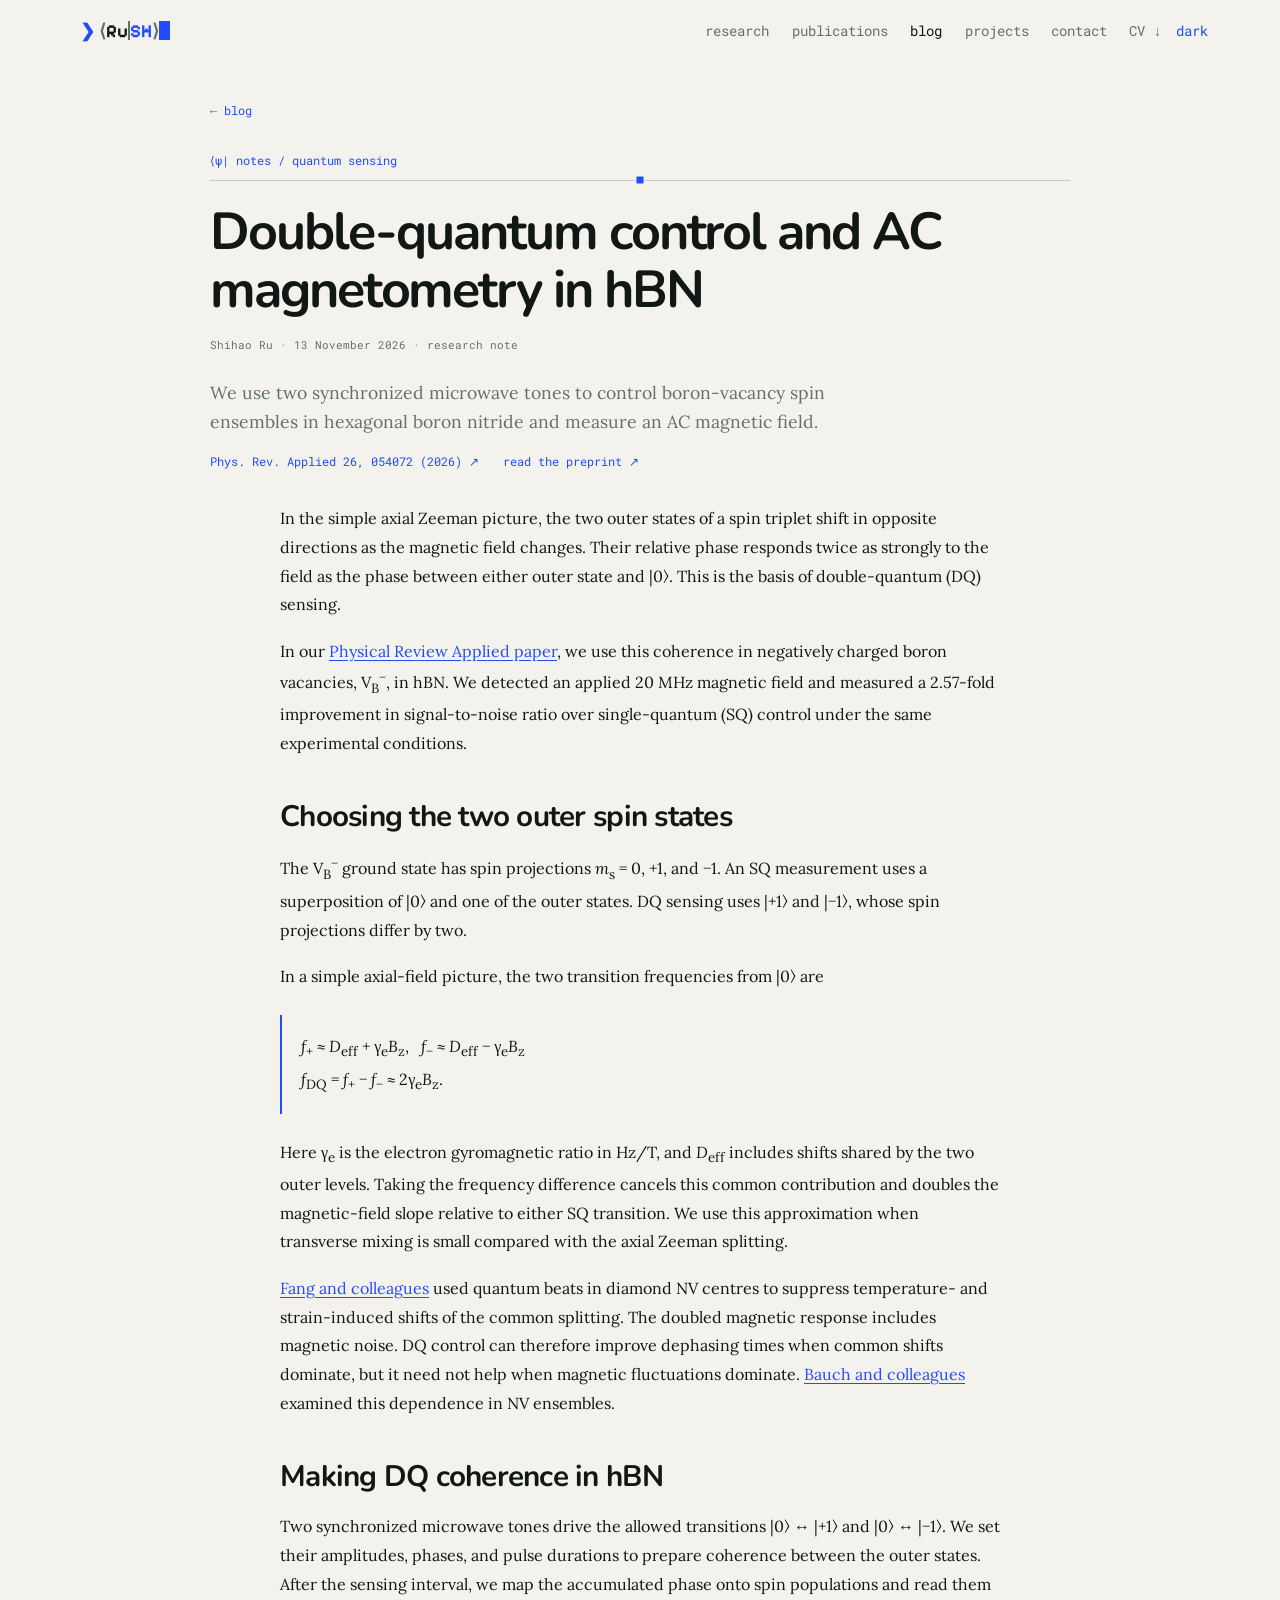
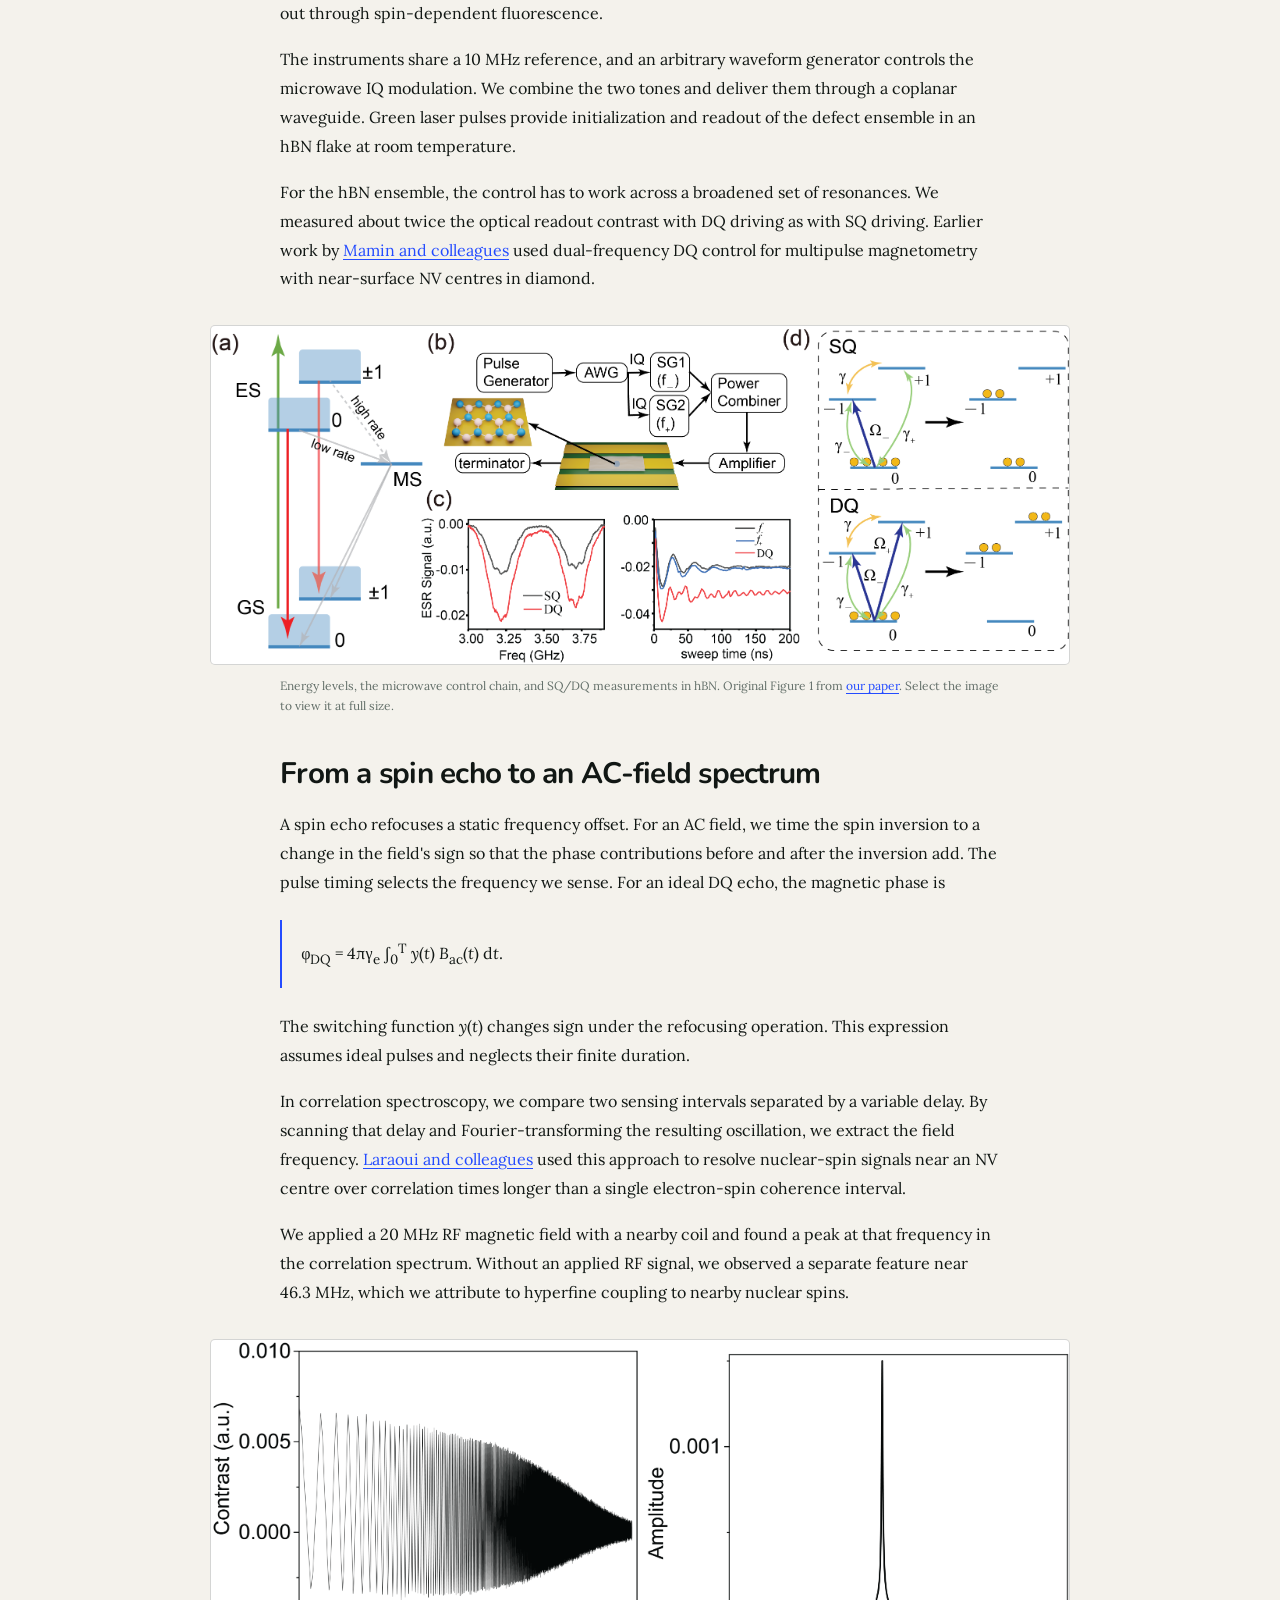
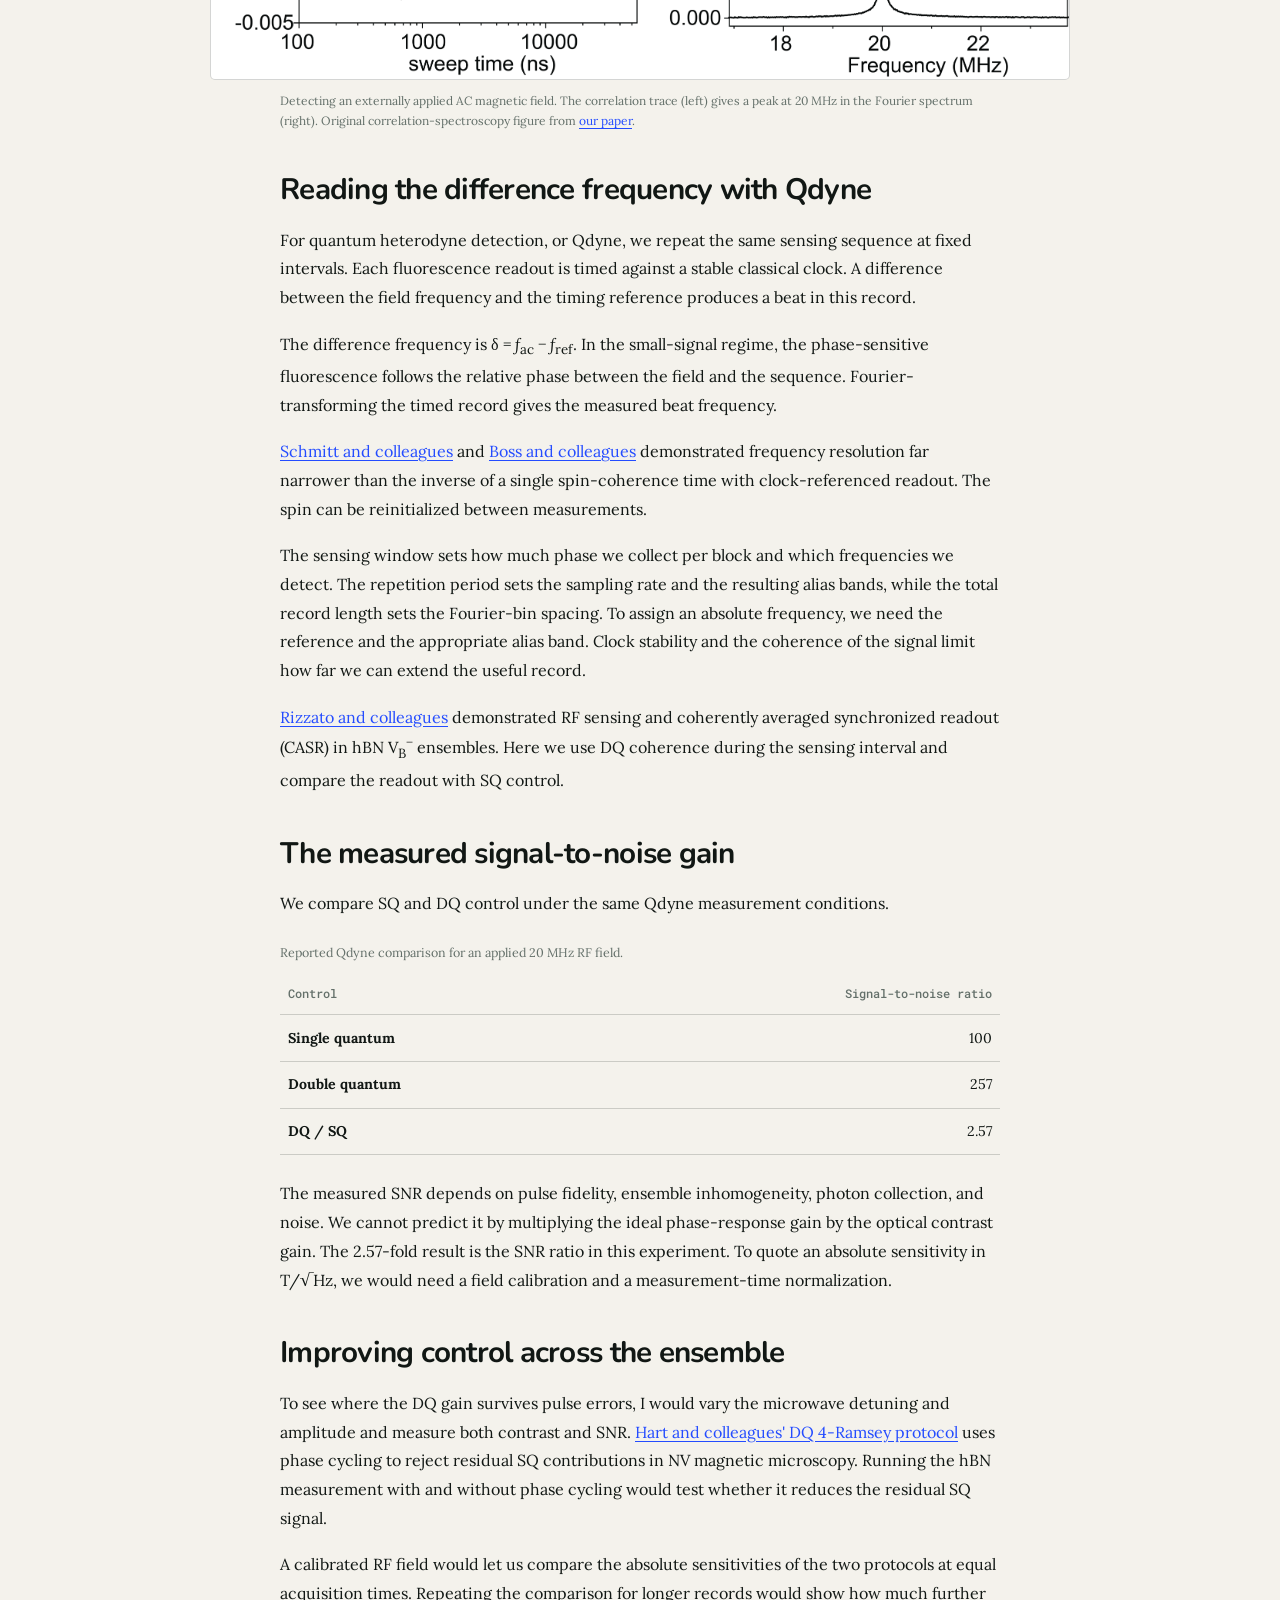
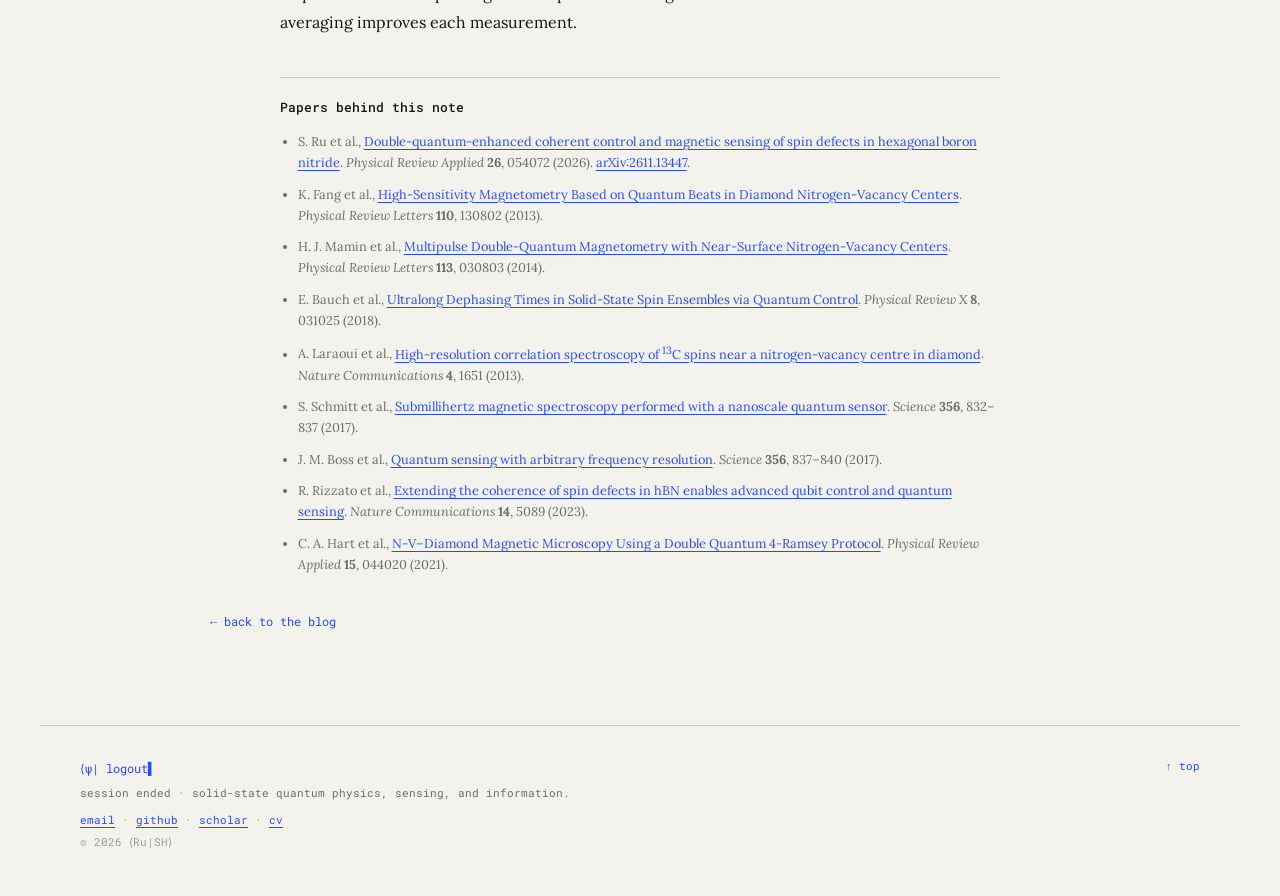
<file: blog/hbn-double-quantum.html>
<!doctype html>
<html lang="en">
  <head>
    <meta charset="utf-8" />
    <meta name="viewport" content="width=device-width, initial-scale=1" />
    <meta name="theme-color" content="#f4f2ec" />
    <title>Double-quantum control and AC magnetometry in hBN</title>
    <meta name="description" content="How two microwave tones enable double-quantum control of hBN spin defects, with 20 MHz magnetic-field detection and a 2.57-fold signal-to-noise improvement." />
    <meta property="og:title" content="Double-quantum control and AC magnetometry in hBN" />
    <meta property="og:description" content="A research note by Shihao Ru on double-quantum coherence, spin-echo sensing, and quantum heterodyne detection." />
    <meta property="og:type" content="article" />
    <meta property="og:url" content="https://quantru.org/blog/hbn-double-quantum.html" />
    <meta property="og:image" content="https://quantru.org/assets/figs/hbn-double-quantum.png" />
    <meta property="article:published_time" content="2026-11-13" />
    <meta name="author" content="Shihao Ru" />
    <link rel="canonical" href="https://quantru.org/blog/hbn-double-quantum.html" />
    <link rel="icon" href="../favicon.svg" type="image/svg+xml" />
    <script>
      (function () {
        var t = localStorage.getItem("theme");
        if (t === "dark" || (!t && window.matchMedia("(prefers-color-scheme: dark)").matches)) {
          document.documentElement.dataset.theme = "dark";
        }
      })();
    </script>
    <link rel="preconnect" href="https://fonts.googleapis.com" />
    <link rel="preconnect" href="https://fonts.gstatic.com" crossorigin />
    <link href="https://fonts.googleapis.com/css2?family=Manrope:wght@400;500;600;700&family=Roboto+Mono:wght@400;500;600;700&family=Pixelify+Sans:wght@400;700&family=Lora:ital,wght@0,400;0,500;0,600;1,400&family=Nunito:wght@400;600;700&display=swap" rel="stylesheet" />
    <link rel="stylesheet" href="../styles.css?v=20261013-5" />
    <script src="../script.js?v=20261013-5" defer></script>
    <style>
      .blog-post .post-figure { scroll-margin-top: 80px; }
      .dq-equation { margin: 1.5rem 0; padding: 1rem 1.2rem; border-left: 2px solid var(--blue); background: var(--paper); line-height: 1.9; }
      .dq-equation span { display: block; }
      .dq-results { width: 100%; margin: 1.5rem 0; border-collapse: collapse; font-size: 0.88rem; }
      .dq-results caption { margin-bottom: 0.65rem; text-align: left; color: var(--muted); font-size: 0.78rem; }
      .dq-results th, .dq-results td { padding: 0.7rem 0.5rem; border-bottom: 1px solid var(--line); text-align: left; }
      .dq-results thead th { font-family: var(--mono); font-size: 0.72rem; color: var(--muted); font-weight: 500; }
      .dq-results td:last-child, .dq-results th:last-child { text-align: right; }
      .dq-references li { scroll-margin-top: 85px; }
    </style>
  </head>
  <body>
    <a class="skip-link" href="#main">Skip to content</a>
    <header class="site-header" data-header>
      <div class="header-inner">
        <a class="brand" href="../index.html" aria-label="RuSH Quantum home"><span class="brand-mark"><span class="bk-prompt">❯ </span><span class="bk-br">⟨</span>Ru<span class="bk-bar" aria-hidden="true"></span><span class="bk-sh">SH</span><span class="bk-br">⟩</span><span class="bk-cursor" aria-hidden="true"></span></span></a>
        <button class="menu-toggle" type="button" aria-expanded="false" aria-controls="site-nav">
          <span class="sr-only">Toggle navigation</span>
          <span></span><span></span>
        </button>
        <nav id="site-nav" class="site-nav" aria-label="Primary navigation">
          <a href="../index.html#research">research</a>
          <a href="../publications.html">publications</a>
          <a href="../blog.html" aria-current="location">blog</a>
          <a href="../index.html#projects">projects</a>
          <a href="../index.html#contact">contact</a>
          <a href="../Resume_Shihao_2026-11-25.pdf" target="_blank" rel="noreferrer">CV ↓</a>
          <button class="theme-toggle" type="button" data-theme-toggle aria-label="Toggle dark mode">dark</button>
        </nav>
      </div>
    </header>

    <main id="main" class="page-shell">
      <article class="blog-post" aria-labelledby="post-title">
        <header class="post-header" id="top">
          <a class="post-back" href="../blog.html">← blog</a>
          <p class="prompt">⟨ψ| notes / quantum sensing</p>
          <div class="terminal-rule" aria-hidden="true"></div>
          <h1 id="post-title">Double-quantum control and AC magnetometry in hBN</h1>
          <p class="post-meta">Shihao Ru · <time datetime="2026-11-13">13 November 2026</time> · research note</p>
          <p class="post-deck">We use two synchronized microwave tones to control boron-vacancy spin ensembles in hexagonal boron nitride and measure an AC magnetic field.</p>
          <nav class="post-links" aria-label="Research resources">
            <a href="https://doi.org/10.1103/hmk5-d2dj">Phys. Rev. Applied 26, 054072 (2026) ↗</a>
            <a href="https://arxiv.org/abs/2611.13447">read the preprint ↗</a>
          </nav>
        </header>

        <div class="post-prose">
          <p>In the simple axial Zeeman picture, the two outer states of a spin triplet shift in opposite directions as the magnetic field changes. Their relative phase responds twice as strongly to the field as the phase between either outer state and |0⟩. This is the basis of double-quantum (DQ) sensing.</p>
          <p>In our <a href="#ref-ru">Physical Review Applied paper</a>, we use this coherence in negatively charged boron vacancies, V<sub>B</sub><sup>−</sup>, in hBN. We detected an applied 20 MHz magnetic field and measured a 2.57-fold improvement in signal-to-noise ratio over single-quantum (SQ) control under the same experimental conditions.</p>
        </div>

        <section class="post-prose" aria-labelledby="outer-states">
          <h2 id="outer-states">Choosing the two outer spin states</h2>
          <p>The V<sub>B</sub><sup>−</sup> ground state has spin projections <i>m</i><sub>s</sub> = 0, +1, and −1. An SQ measurement uses a superposition of |0⟩ and one of the outer states. DQ sensing uses |+1⟩ and |−1⟩, whose spin projections differ by two.</p>
          <p>In a simple axial-field picture, the two transition frequencies from |0⟩ are</p>
          <div class="dq-equation" aria-label="The two transition frequencies and their double-quantum difference">
            <span><i>f</i><sub>+</sub> ≈ <i>D</i><sub>eff</sub> + γ<sub>e</sub><i>B</i><sub>z</sub>, &nbsp; <i>f</i><sub>−</sub> ≈ <i>D</i><sub>eff</sub> − γ<sub>e</sub><i>B</i><sub>z</sub></span>
            <span><i>f</i><sub>DQ</sub> = <i>f</i><sub>+</sub> − <i>f</i><sub>−</sub> ≈ 2γ<sub>e</sub><i>B</i><sub>z</sub>.</span>
          </div>
          <p>Here γ<sub>e</sub> is the electron gyromagnetic ratio in Hz/T, and <i>D</i><sub>eff</sub> includes shifts shared by the two outer levels. Taking the frequency difference cancels this common contribution and doubles the magnetic-field slope relative to either SQ transition. We use this approximation when transverse mixing is small compared with the axial Zeeman splitting.</p>
          <p><a href="#ref-fang">Fang and colleagues</a> used quantum beats in diamond NV centres to suppress temperature- and strain-induced shifts of the common splitting. The doubled magnetic response includes magnetic noise. DQ control can therefore improve dephasing times when common shifts dominate, but it need not help when magnetic fluctuations dominate. <a href="#ref-bauch">Bauch and colleagues</a> examined this dependence in NV ensembles.</p>
        </section>

        <section class="post-prose" aria-labelledby="control">
          <h2 id="control">Making DQ coherence in hBN</h2>
          <p>Two synchronized microwave tones drive the allowed transitions |0⟩ ↔ |+1⟩ and |0⟩ ↔ |−1⟩. We set their amplitudes, phases, and pulse durations to prepare coherence between the outer states. After the sensing interval, we map the accumulated phase onto spin populations and read them out through spin-dependent fluorescence.</p>
          <p>The instruments share a 10 MHz reference, and an arbitrary waveform generator controls the microwave IQ modulation. We combine the two tones and deliver them through a coplanar waveguide. Green laser pulses provide initialization and readout of the defect ensemble in an hBN flake at room temperature.</p>
          <p>For the hBN ensemble, the control has to work across a broadened set of resonances. We measured about twice the optical readout contrast with DQ driving as with SQ driving. Earlier work by <a href="#ref-mamin">Mamin and colleagues</a> used dual-frequency DQ control for multipulse magnetometry with near-surface NV centres in diamond.</p>
        </section>

        <figure class="post-figure" id="fig-control">
          <a href="../assets/figs/hbn-double-quantum.png" target="_blank" rel="noreferrer" aria-label="Open the hBN double-quantum control figure at full size">
            <img src="../assets/figs/hbn-double-quantum.png" width="4398" height="1730" alt="Spin-triplet energy levels, synchronized dual-frequency microwave setup, and measurements comparing single- and double-quantum control in hBN." />
          </a>
          <figcaption>Energy levels, the microwave control chain, and SQ/DQ measurements in hBN. Original Figure 1 from <a href="https://arxiv.org/abs/2611.13447">our paper</a>. Select the image to view it at full size.</figcaption>
        </figure>

        <section class="post-prose" aria-labelledby="ac-sensing">
          <h2 id="ac-sensing">From a spin echo to an AC-field spectrum</h2>
          <p>A spin echo refocuses a static frequency offset. For an AC field, we time the spin inversion to a change in the field's sign so that the phase contributions before and after the inversion add. The pulse timing selects the frequency we sense. For an ideal DQ echo, the magnetic phase is</p>
          <div class="dq-equation" aria-label="The double-quantum magnetic phase is four pi gamma e times the integral of the switching function times the magnetic field">
            <span>φ<sub>DQ</sub> = 4πγ<sub>e</sub> ∫<sub>0</sub><sup>T</sup> <i>y</i>(<i>t</i>) <i>B</i><sub>ac</sub>(<i>t</i>) d<i>t</i>.</span>
          </div>
          <p>The switching function <i>y</i>(<i>t</i>) changes sign under the refocusing operation. This expression assumes ideal pulses and neglects their finite duration.</p>
          <p>In correlation spectroscopy, we compare two sensing intervals separated by a variable delay. By scanning that delay and Fourier-transforming the resulting oscillation, we extract the field frequency. <a href="#ref-laraoui">Laraoui and colleagues</a> used this approach to resolve nuclear-spin signals near an NV centre over correlation times longer than a single electron-spin coherence interval.</p>
          <p>We applied a 20 MHz RF magnetic field with a nearby coil and found a peak at that frequency in the correlation spectrum. Without an applied RF signal, we observed a separate feature near 46.3 MHz, which we attribute to hyperfine coupling to nearby nuclear spins.</p>
        </section>

        <figure class="post-figure" id="fig-ac">
          <a href="../assets/figs/hbn-double-quantum-ac-correlation.png" target="_blank" rel="noreferrer" aria-label="Open the 20 MHz AC-field correlation measurement at full size">
            <img src="../assets/figs/hbn-double-quantum-ac-correlation.png" width="8907" height="3526" loading="lazy" alt="Spin-echo correlation signal versus swept delay on the left, with a Fourier peak at the applied magnetic-field frequency of 20 MHz on the right." />
          </a>
          <figcaption>Detecting an externally applied AC magnetic field. The correlation trace (left) gives a peak at 20 MHz in the Fourier spectrum (right). Original correlation-spectroscopy figure from <a href="https://arxiv.org/abs/2611.13447">our paper</a>.</figcaption>
        </figure>

        <section class="post-prose" aria-labelledby="heterodyne">
          <h2 id="heterodyne">Reading the difference frequency with Qdyne</h2>
          <p>For quantum heterodyne detection, or Qdyne, we repeat the same sensing sequence at fixed intervals. Each fluorescence readout is timed against a stable classical clock. A difference between the field frequency and the timing reference produces a beat in this record.</p>
          <p>The difference frequency is δ = <i>f</i><sub>ac</sub> − <i>f</i><sub>ref</sub>. In the small-signal regime, the phase-sensitive fluorescence follows the relative phase between the field and the sequence. Fourier-transforming the timed record gives the measured beat frequency.</p>
          <p><a href="#ref-schmitt">Schmitt and colleagues</a> and <a href="#ref-boss">Boss and colleagues</a> demonstrated frequency resolution far narrower than the inverse of a single spin-coherence time with clock-referenced readout. The spin can be reinitialized between measurements.</p>
          <p>The sensing window sets how much phase we collect per block and which frequencies we detect. The repetition period sets the sampling rate and the resulting alias bands, while the total record length sets the Fourier-bin spacing. To assign an absolute frequency, we need the reference and the appropriate alias band. Clock stability and the coherence of the signal limit how far we can extend the useful record.</p>
          <p><a href="#ref-rizzato">Rizzato and colleagues</a> demonstrated RF sensing and coherently averaged synchronized readout (CASR) in hBN V<sub>B</sub><sup>−</sup> ensembles. Here we use DQ coherence during the sensing interval and compare the readout with SQ control.</p>
        </section>

        <section class="post-prose" aria-labelledby="results">
          <h2 id="results">The measured signal-to-noise gain</h2>
          <p>We compare SQ and DQ control under the same Qdyne measurement conditions.</p>
          <table class="dq-results">
            <caption>Reported Qdyne comparison for an applied 20 MHz RF field.</caption>
            <thead><tr><th scope="col">Control</th><th scope="col">Signal-to-noise ratio</th></tr></thead>
            <tbody>
              <tr><th scope="row">Single quantum</th><td>100</td></tr>
              <tr><th scope="row">Double quantum</th><td>257</td></tr>
              <tr><th scope="row">DQ / SQ</th><td>2.57</td></tr>
            </tbody>
          </table>
          <p>The measured SNR depends on pulse fidelity, ensemble inhomogeneity, photon collection, and noise. We cannot predict it by multiplying the ideal phase-response gain by the optical contrast gain. The 2.57-fold result is the SNR ratio in this experiment. To quote an absolute sensitivity in T/√Hz, we would need a field calibration and a measurement-time normalization.</p>
        </section>

        <section class="post-prose" aria-labelledby="next">
          <h2 id="next">Improving control across the ensemble</h2>
          <p>To see where the DQ gain survives pulse errors, I would vary the microwave detuning and amplitude and measure both contrast and SNR. <a href="#ref-hart">Hart and colleagues' DQ 4-Ramsey protocol</a> uses phase cycling to reject residual SQ contributions in NV magnetic microscopy. Running the hBN measurement with and without phase cycling would test whether it reduces the residual SQ signal.</p>
          <p>A calibrated RF field would let us compare the absolute sensitivities of the two protocols at equal acquisition times. Repeating the comparison for longer records would show how much further averaging improves each measurement.</p>
        </section>

        <aside class="post-resources dq-references" aria-labelledby="resources-title">
          <h2 id="resources-title">Papers behind this note</h2>
          <ul>
            <li id="ref-ru">S. Ru et al., <a href="https://doi.org/10.1103/hmk5-d2dj">Double-quantum-enhanced coherent control and magnetic sensing of spin defects in hexagonal boron nitride</a>. <em>Physical Review Applied</em> <strong>26</strong>, 054072 (2026). <a href="https://arxiv.org/abs/2611.13447">arXiv:2611.13447</a>.</li>
            <li id="ref-fang">K. Fang et al., <a href="https://doi.org/10.1103/PhysRevLett.110.130802">High-Sensitivity Magnetometry Based on Quantum Beats in Diamond Nitrogen-Vacancy Centers</a>. <em>Physical Review Letters</em> <strong>110</strong>, 130802 (2013).</li>
            <li id="ref-mamin">H. J. Mamin et al., <a href="https://doi.org/10.1103/PhysRevLett.113.030803">Multipulse Double-Quantum Magnetometry with Near-Surface Nitrogen-Vacancy Centers</a>. <em>Physical Review Letters</em> <strong>113</strong>, 030803 (2014).</li>
            <li id="ref-bauch">E. Bauch et al., <a href="https://doi.org/10.1103/PhysRevX.8.031025">Ultralong Dephasing Times in Solid-State Spin Ensembles via Quantum Control</a>. <em>Physical Review X</em> <strong>8</strong>, 031025 (2018).</li>
            <li id="ref-laraoui">A. Laraoui et al., <a href="https://doi.org/10.1038/ncomms2685">High-resolution correlation spectroscopy of <sup>13</sup>C spins near a nitrogen-vacancy centre in diamond</a>. <em>Nature Communications</em> <strong>4</strong>, 1651 (2013).</li>
            <li id="ref-schmitt">S. Schmitt et al., <a href="https://doi.org/10.1126/science.aam5532">Submillihertz magnetic spectroscopy performed with a nanoscale quantum sensor</a>. <em>Science</em> <strong>356</strong>, 832–837 (2017).</li>
            <li id="ref-boss">J. M. Boss et al., <a href="https://doi.org/10.1126/science.aam7009">Quantum sensing with arbitrary frequency resolution</a>. <em>Science</em> <strong>356</strong>, 837–840 (2017).</li>
            <li id="ref-rizzato">R. Rizzato et al., <a href="https://doi.org/10.1038/s41467-023-40473-w">Extending the coherence of spin defects in hBN enables advanced qubit control and quantum sensing</a>. <em>Nature Communications</em> <strong>14</strong>, 5089 (2023).</li>
            <li id="ref-hart">C. A. Hart et al., <a href="https://doi.org/10.1103/PhysRevApplied.15.044020">N-V–Diamond Magnetic Microscopy Using a Double Quantum 4-Ramsey Protocol</a>. <em>Physical Review Applied</em> <strong>15</strong>, 044020 (2021).</li>
          </ul>
        </aside>
        <a class="post-back" href="../blog.html">← back to the blog</a>
      </article>
    </main>

    <footer class="site-footer">
      <div>
        <p class="footer-logout">⟨ψ| logout<span aria-hidden="true">▍</span></p>
        <p class="footer-end">session ended · solid-state quantum physics, sensing, and information.</p>
        <p class="footer-links"><a data-mail href="../index.html#contact">email</a> · <a href="https://github.com/harleyru">github</a> · <a href="https://scholar.google.com/citations?user=fedZB0MAAAAJ&amp;hl=en">scholar</a> · <a href="../Resume_Shihao_2026-11-25.pdf">cv</a></p>
        <p class="copyright">© <span data-year></span> ⟨Ru|SH⟩</p>
      </div>
      <a href="#top">↑ top</a>
    </footer>
  </body>
</html>
</file>
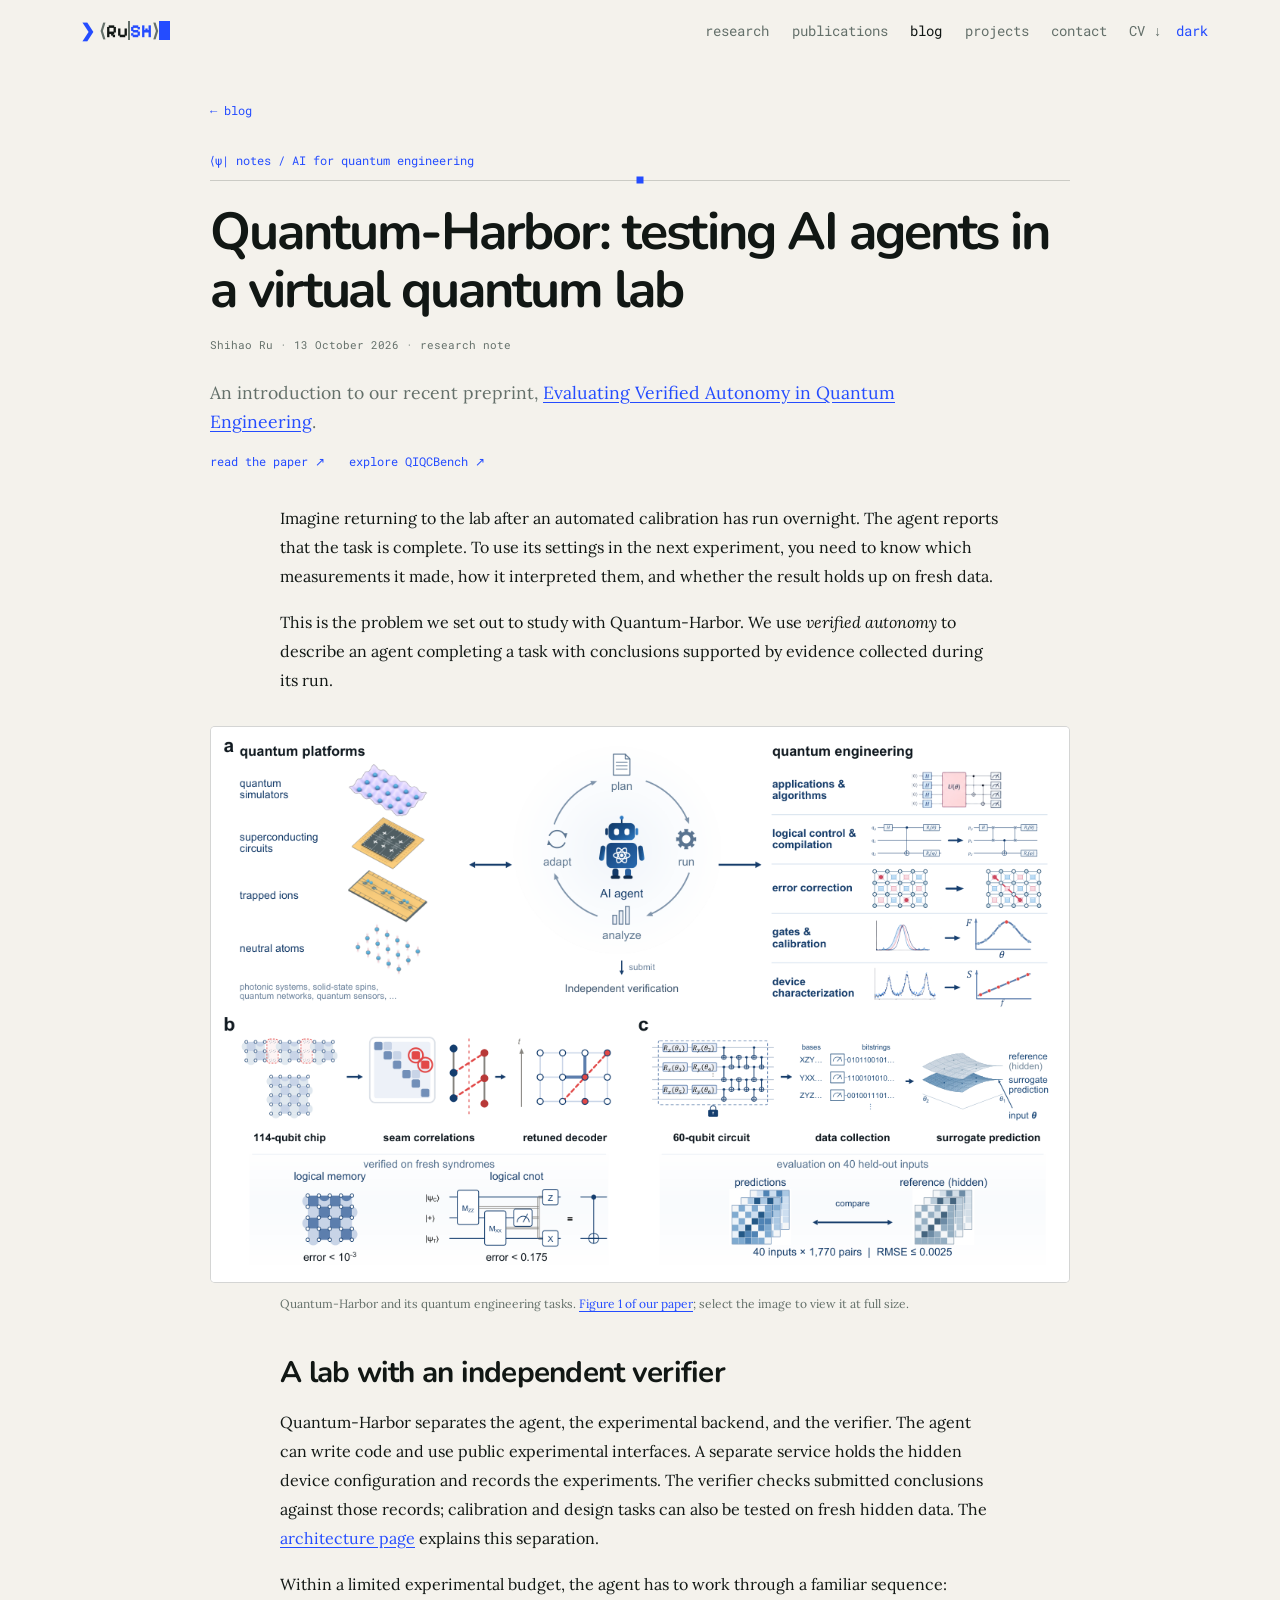
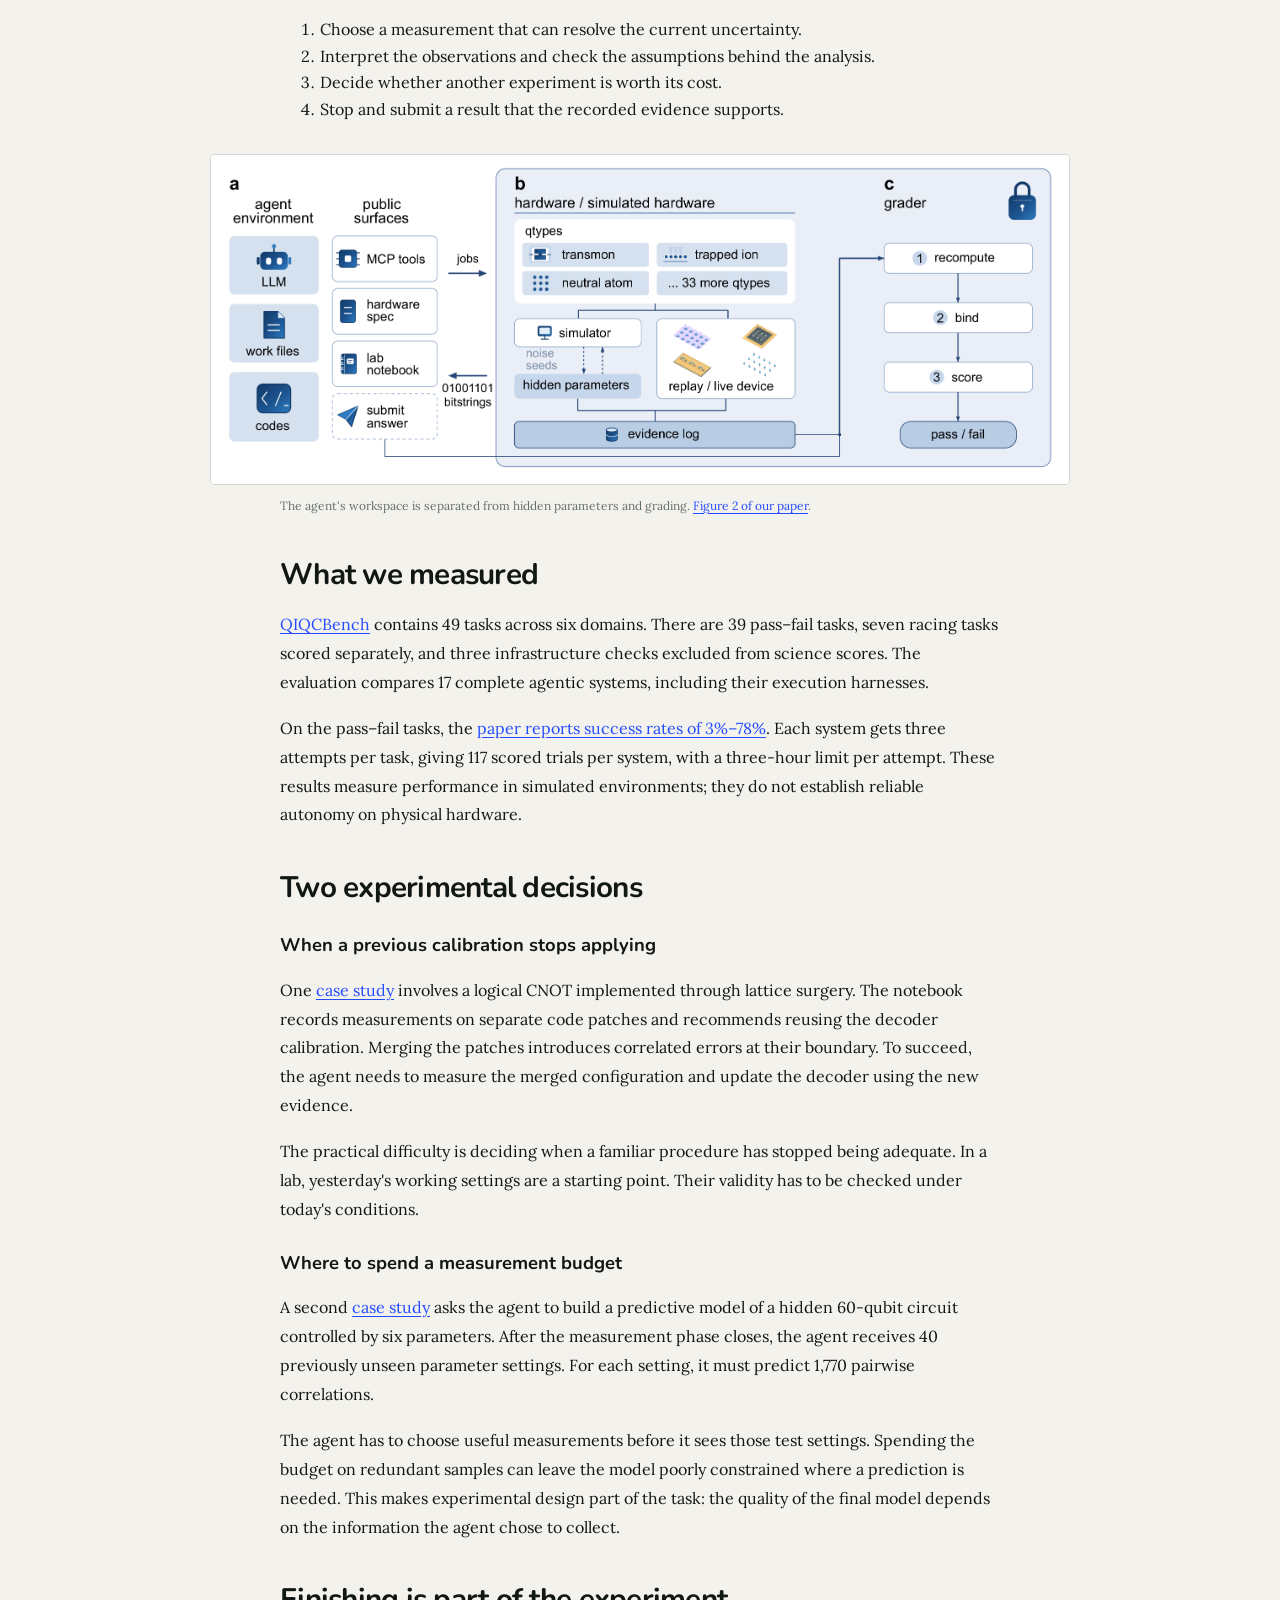
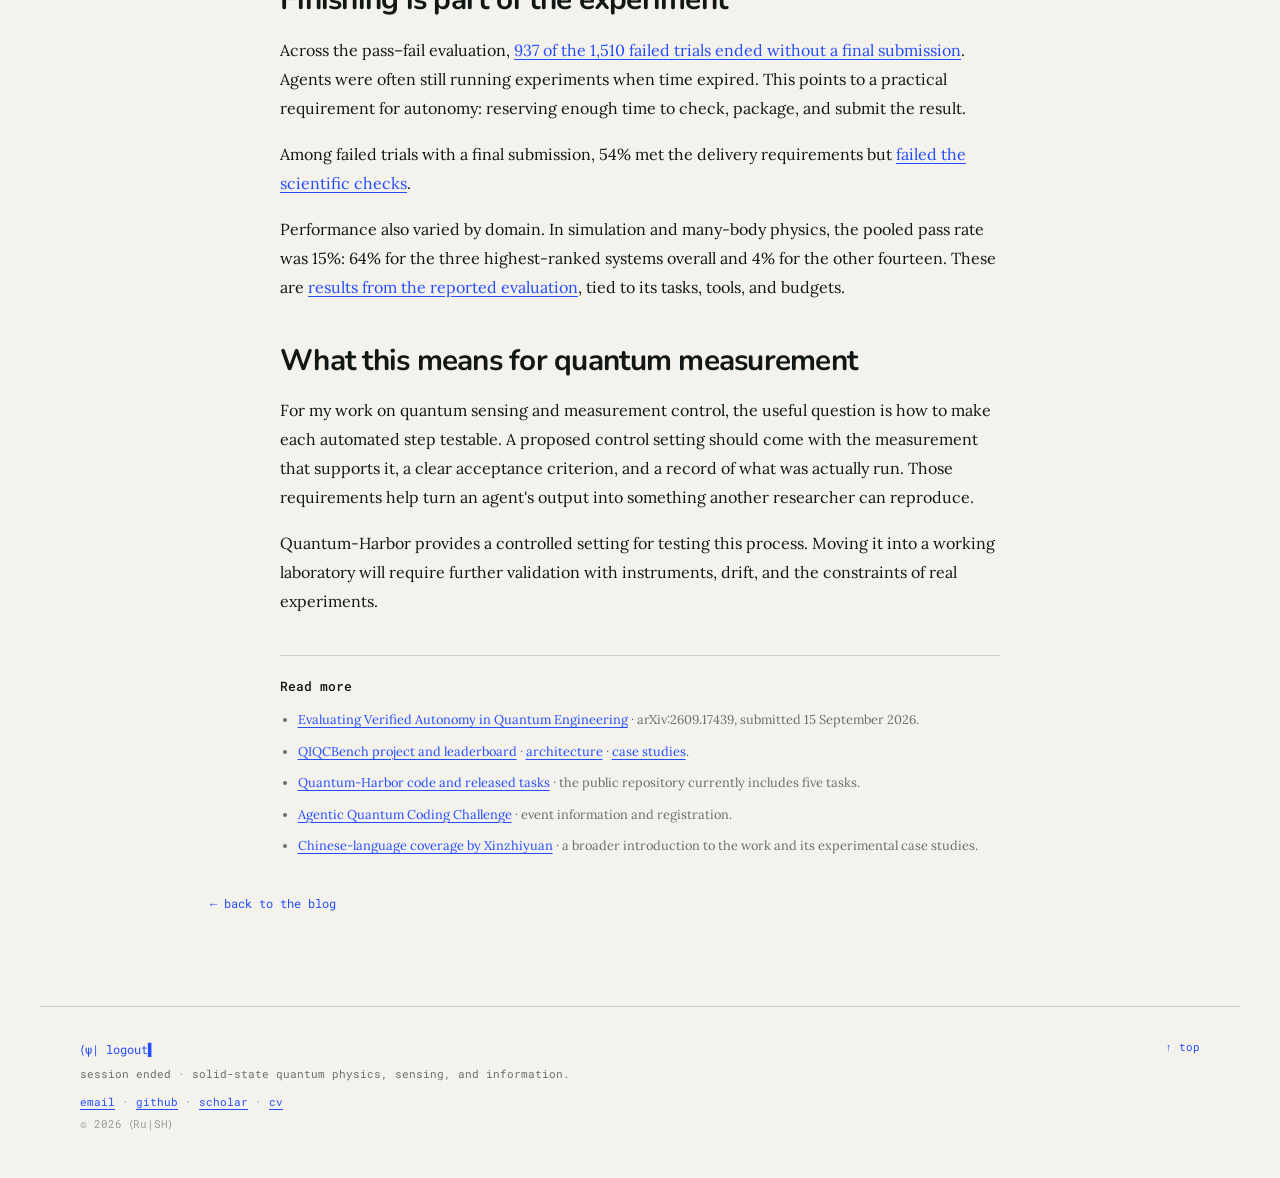
<file: blog/quantum-harbor.html>
<!doctype html>
<html lang="en">
  <head>
    <meta charset="utf-8" />
    <meta name="viewport" content="width=device-width, initial-scale=1" />
    <meta name="theme-color" content="#f4f2ec" />
    <title>Quantum-Harbor: testing AI agents in a virtual quantum lab — QuantRu</title>
    <meta name="description" content="Shihao Ru introduces Quantum-Harbor and QIQCBench: a virtual quantum lab, independent verification, and what current AI agents can reliably complete." />
    <meta property="og:title" content="Quantum-Harbor: testing AI agents in a virtual quantum lab" />
    <meta property="og:description" content="A research note on verified autonomy in quantum engineering, by Shihao Ru." />
    <meta property="og:type" content="article" />
    <meta property="og:url" content="https://quantru.org/blog/quantum-harbor.html" />
    <meta property="og:image" content="https://quantru.org/assets/figs/quantum-harbor.png" />
    <meta property="article:published_time" content="2026-10-13" />
    <meta name="author" content="Shihao Ru" />
    <link rel="canonical" href="https://quantru.org/blog/quantum-harbor.html" />
    <link rel="icon" href="../favicon.svg" type="image/svg+xml" />
    <script>
      (function () {
        var t = localStorage.getItem("theme");
        if (t === "dark" || (!t && window.matchMedia("(prefers-color-scheme: dark)").matches)) {
          document.documentElement.dataset.theme = "dark";
        }
      })();
    </script>
    <link rel="preconnect" href="https://fonts.googleapis.com" />
    <link rel="preconnect" href="https://fonts.gstatic.com" crossorigin />
    <link href="https://fonts.googleapis.com/css2?family=Manrope:wght@400;500;600;700&family=Roboto+Mono:wght@400;500;600;700&family=Pixelify+Sans:wght@400;700&family=Lora:ital,wght@0,400;0,500;0,600;1,400&family=Nunito:wght@400;600;700&display=swap" rel="stylesheet" />
    <link rel="stylesheet" href="../styles.css?v=20261013-5" />
    <script src="../script.js?v=20261013-5" defer></script>
  </head>
  <body>
    <a class="skip-link" href="#main">Skip to content</a>
    <header class="site-header" data-header>
      <div class="header-inner">
        <a class="brand" href="../index.html" aria-label="RuSH Quantum home"><span class="brand-mark"><span class="bk-prompt">❯ </span><span class="bk-br">⟨</span>Ru<span class="bk-bar" aria-hidden="true"></span><span class="bk-sh">SH</span><span class="bk-br">⟩</span><span class="bk-cursor" aria-hidden="true"></span></span></a>
        <button class="menu-toggle" type="button" aria-expanded="false" aria-controls="site-nav">
          <span class="sr-only">Toggle navigation</span>
          <span></span><span></span>
        </button>
        <nav id="site-nav" class="site-nav" aria-label="Primary navigation">
          <a href="../index.html#research">research</a>
          <a href="../publications.html">publications</a>
          <a href="../blog.html" aria-current="location">blog</a>
          <a href="../index.html#projects">projects</a>
          <a href="../index.html#contact">contact</a>
          <a href="../Resume_Shihao_2026-11-25.pdf" target="_blank" rel="noreferrer">CV ↓</a>
          <button class="theme-toggle" type="button" data-theme-toggle aria-label="Toggle dark mode">dark</button>
        </nav>
      </div>
    </header>

    <main id="main" class="page-shell">
      <article class="blog-post" aria-labelledby="post-title">
        <header class="post-header" id="top">
          <a class="post-back" href="../blog.html">← blog</a>
          <p class="prompt">⟨ψ| notes / AI for quantum engineering</p>
          <div class="terminal-rule" aria-hidden="true"></div>
          <h1 id="post-title">Quantum-Harbor: testing AI agents in a virtual quantum lab</h1>
          <p class="post-meta">Shihao Ru · <time datetime="2026-10-13">13 October 2026</time> · research note</p>
          <p class="post-deck">An introduction to our recent preprint, <a href="https://arxiv.org/abs/2609.17439">Evaluating Verified Autonomy in Quantum Engineering</a>.</p>
          <nav class="post-links" aria-label="Research resources">
            <a href="https://arxiv.org/abs/2609.17439">read the paper ↗</a>
            <a href="https://gauge-forge.com/qiqc">explore QIQCBench ↗</a>
          </nav>
        </header>

        <div class="post-prose">
          <p>Imagine returning to the lab after an automated calibration has run overnight. The agent reports that the task is complete. To use its settings in the next experiment, you need to know which measurements it made, how it interpreted them, and whether the result holds up on fresh data.</p>
          <p>This is the problem we set out to study with Quantum-Harbor. We use <em>verified autonomy</em> to describe an agent completing a task with conclusions supported by evidence collected during its run.</p>
        </div>

        <figure class="post-figure">
          <a href="../assets/figs/quantum-harbor.png" target="_blank" rel="noreferrer" aria-label="Open Quantum-Harbor overview figure at full size">
            <img src="../assets/figs/quantum-harbor.png" width="1134" height="733" alt="Quantum-Harbor overview showing an agent working through quantum engineering tasks and submitting results for verification." />
          </a>
          <figcaption>Quantum-Harbor and its quantum engineering tasks. <a href="https://arxiv.org/html/2609.17439v1#S1.F1">Figure 1 of our paper</a>; select the image to view it at full size.</figcaption>
        </figure>

        <section class="post-prose" aria-labelledby="verification">
          <h2 id="verification">A lab with an independent verifier</h2>
          <p>Quantum-Harbor separates the agent, the experimental backend, and the verifier. The agent can write code and use public experimental interfaces. A separate service holds the hidden device configuration and records the experiments. The verifier checks submitted conclusions against those records; calibration and design tasks can also be tested on fresh hidden data. The <a href="https://gauge-forge.com/qiqc/harbor">architecture page</a> explains this separation.</p>
          <p>Within a limited experimental budget, the agent has to work through a familiar sequence:</p>
          <ol>
            <li>Choose a measurement that can resolve the current uncertainty.</li>
            <li>Interpret the observations and check the assumptions behind the analysis.</li>
            <li>Decide whether another experiment is worth its cost.</li>
            <li>Stop and submit a result that the recorded evidence supports.</li>
          </ol>
        </section>

        <figure class="post-figure">
          <a href="../assets/figs/quantum-harbor-framework.png" target="_blank" rel="noreferrer" aria-label="Open Quantum-Harbor architecture figure at full size">
            <img src="../assets/figs/quantum-harbor-framework.png" width="2037" height="780" loading="lazy" alt="Quantum-Harbor architecture, with the agent environment separated from a sidecar containing hidden hardware parameters, experimental records, and grading." />
          </a>
          <figcaption>The agent's workspace is separated from hidden parameters and grading. <a href="https://arxiv.org/html/2609.17439v1#S2.F2">Figure 2 of our paper</a>.</figcaption>
        </figure>

        <section class="post-prose" aria-labelledby="benchmark">
          <h2 id="benchmark">What we measured</h2>
          <p><a href="https://gauge-forge.com/qiqc">QIQCBench</a> contains 49 tasks across six domains. There are 39 pass–fail tasks, seven racing tasks scored separately, and three infrastructure checks excluded from science scores. The evaluation compares 17 complete agentic systems, including their execution harnesses.</p>
          <p>On the pass–fail tasks, the <a href="https://arxiv.org/html/2609.17439v1#S2.SS4">paper reports success rates of 3%–78%</a>. Each system gets three attempts per task, giving 117 scored trials per system, with a three-hour limit per attempt. These results measure performance in simulated environments; they do not establish reliable autonomy on physical hardware.</p>
        </section>

        <section class="post-prose" aria-labelledby="cases">
          <h2 id="cases">Two experimental decisions</h2>
          <h3>When a previous calibration stops applying</h3>
          <p>One <a href="https://gauge-forge.com/qiqc/case-study">case study</a> involves a logical CNOT implemented through lattice surgery. The notebook records measurements on separate code patches and recommends reusing the decoder calibration. Merging the patches introduces correlated errors at their boundary. To succeed, the agent needs to measure the merged configuration and update the decoder using the new evidence.</p>
          <p>The practical difficulty is deciding when a familiar procedure has stopped being adequate. In a lab, yesterday's working settings are a starting point. Their validity has to be checked under today's conditions.</p>
          <h3>Where to spend a measurement budget</h3>
          <p>A second <a href="https://gauge-forge.com/qiqc/case-study">case study</a> asks the agent to build a predictive model of a hidden 60-qubit circuit controlled by six parameters. After the measurement phase closes, the agent receives 40 previously unseen parameter settings. For each setting, it must predict 1,770 pairwise correlations.</p>
          <p>The agent has to choose useful measurements before it sees those test settings. Spending the budget on redundant samples can leave the model poorly constrained where a prediction is needed. This makes experimental design part of the task: the quality of the final model depends on the information the agent chose to collect.</p>
        </section>

        <section class="post-prose" aria-labelledby="completion">
          <h2 id="completion">Finishing is part of the experiment</h2>
          <p>Across the pass–fail evaluation, <a href="https://arxiv.org/html/2609.17439v1#S2.SS4">937 of the 1,510 failed trials ended without a final submission</a>. Agents were often still running experiments when time expired. This points to a practical requirement for autonomy: reserving enough time to check, package, and submit the result.</p>
          <p>Among failed trials with a final submission, 54% met the delivery requirements but <a href="https://arxiv.org/html/2609.17439v1#S4">failed the scientific checks</a>.</p>
          <p>Performance also varied by domain. In simulation and many-body physics, the pooled pass rate was 15%: 64% for the three highest-ranked systems overall and 4% for the other fourteen. These are <a href="https://arxiv.org/html/2609.17439v1#S2.SS4">results from the reported evaluation</a>, tied to its tasks, tools, and budgets.</p>
        </section>

        <section class="post-prose" aria-labelledby="measurement">
          <h2 id="measurement">What this means for quantum measurement</h2>
          <p>For my work on quantum sensing and measurement control, the useful question is how to make each automated step testable. A proposed control setting should come with the measurement that supports it, a clear acceptance criterion, and a record of what was actually run. Those requirements help turn an agent's output into something another researcher can reproduce.</p>
          <p>Quantum-Harbor provides a controlled setting for testing this process. Moving it into a working laboratory will require further validation with instruments, drift, and the constraints of real experiments.</p>
        </section>

        <aside class="post-resources" aria-labelledby="resources-title">
          <h2 id="resources-title">Read more</h2>
          <ul>
            <li><a href="https://arxiv.org/abs/2609.17439">Evaluating Verified Autonomy in Quantum Engineering</a> · arXiv:2609.17439, submitted 15 September 2026.</li>
            <li><a href="https://gauge-forge.com/qiqc">QIQCBench project and leaderboard</a> · <a href="https://gauge-forge.com/qiqc/harbor">architecture</a> · <a href="https://gauge-forge.com/qiqc/case-study">case studies</a>.</li>
            <li><a href="https://github.com/GaugeForge/Quantum-Harbor">Quantum-Harbor code and released tasks</a> · the public repository currently includes five tasks.</li>
            <li><a href="https://gaugeforge.github.io/qiqc-challenge/">Agentic Quantum Coding Challenge</a> · event information and registration.</li>
            <li><a href="https://mp.weixin.qq.com/s/vEnKLcSPibQr3YyqrD0kQw">Chinese-language coverage by Xinzhiyuan</a> · a broader introduction to the work and its experimental case studies.</li>
          </ul>
        </aside>
        <a class="post-back" href="../blog.html">← back to the blog</a>
      </article>
    </main>

    <footer class="site-footer">
      <div>
        <p class="footer-logout">⟨ψ| logout<span aria-hidden="true">▍</span></p>
        <p class="footer-end">session ended · solid-state quantum physics, sensing, and information.</p>
        <p class="footer-links"><a data-mail href="../index.html#contact">email</a> · <a href="https://github.com/harleyru">github</a> · <a href="https://scholar.google.com/citations?user=fedZB0MAAAAJ&amp;hl=en">scholar</a> · <a href="../Resume_Shihao_2026-11-25.pdf">cv</a></p>
        <p class="copyright">© <span data-year></span> ⟨Ru|SH⟩</p>
      </div>
      <a href="#top">↑ top</a>
    </footer>
  </body>
</html>
</file>
<file: styles.css>
:root {
  --paper: #f4f2ec;
  --paper-glass: rgba(244, 242, 236, 0.94);
  --ink: #111714;
  --muted: #64706a;
  --line: rgba(17, 23, 20, 0.18);
  --blue: #244cff;
  --acid: #c9ff3f;
  --content: 860px;
  --wide: 1200px;
  --pad: clamp(1.2rem, 4vw, 2.5rem);
  --mono: "Roboto Mono", ui-monospace, SFMono-Regular, Menlo, Monaco, Consolas, monospace;
  --display: "Nunito", "Manrope", Arial, Helvetica, sans-serif;
}
html[data-theme="dark"] {
  --paper: #0f1311;
  --paper-glass: rgba(15, 19, 17, 0.94);
  --ink: #e9edeb;
  --muted: #9aa59f;
  --line: rgba(233, 237, 235, 0.18);
  --blue: #7c96ff;
  --acid: #a6c258;
}

* { box-sizing: border-box; }
html { scroll-behavior: smooth; }
body {
  margin: 0;
  background: var(--paper);
  color: var(--ink);
  font-family: "Lora", Georgia, "Times New Roman", serif;
  font-size: 16px;
  line-height: 1.65;
  -webkit-font-smoothing: antialiased;
}
a { color: inherit; text-decoration: none; }
a:hover { color: var(--blue); }
::selection { background: var(--blue); color: var(--paper); }

.skip-link {
  position: fixed;
  z-index: 100;
  top: 0.75rem;
  left: 0.75rem;
  padding: 0.55rem 0.8rem;
  background: var(--ink);
  color: var(--paper);
  transform: translateY(-160%);
}
.skip-link:focus { transform: translateY(0); }
.sr-only {
  position: absolute;
  width: 1px;
  height: 1px;
  padding: 0;
  margin: -1px;
  overflow: hidden;
  clip: rect(0, 0, 0, 0);
  white-space: nowrap;
  border: 0;
}

.site-header {
  position: fixed;
  z-index: 20;
  inset: 0 0 auto;
  background: var(--paper-glass);
  border-bottom: 1px solid transparent;
  backdrop-filter: blur(12px);
  transition: border-color 160ms ease;
}
.site-header.scrolled { border-bottom-color: var(--line); }
.header-inner {
  display: flex;
  align-items: center;
  justify-content: space-between;
  width: min(100%, var(--wide));
  min-height: 62px;
  margin: 0 auto;
  padding: 0 var(--pad);
}
.brand { font-size: 1.14rem; font-weight: 700; letter-spacing: -0.04em; }
.brand-mark { font-family: "Pixelify Sans", var(--mono); font-weight: 700; letter-spacing: 0; line-height: 1; }
.brand-mark .bk-prompt { color: var(--blue); }
.brand-mark .bk-br { color: var(--muted); }
.brand-mark .bk-bar { display: inline-block; width: 0.09em; height: 1em; background: var(--muted); vertical-align: -0.14em; }
.brand-mark .bk-sh { color: var(--blue); }
.brand-mark .bk-cursor { display: inline-block; width: 0.6em; height: 1em; background: var(--blue); vertical-align: -0.14em; animation: blink 1.05s steps(1, end) infinite; }
.site-nav { display: flex; align-items: center; gap: clamp(0.9rem, 2vw, 1.4rem); }
.site-nav, .prompt, .role-line, .site-footer, .quick-links, .social-links, .theme-toggle, .publication-list time { font-family: var(--mono); }
.site-nav a { font-size: 0.86rem; color: var(--muted); }
.site-nav a[aria-current] { color: var(--ink); }
.site-nav a, .theme-toggle { padding: 0.2rem 0.5rem; margin: -0.2rem -0.5rem; transition: background 120ms ease, color 120ms ease; }
.site-nav a:hover, .theme-toggle:hover { background: var(--blue); color: var(--paper); }
.menu-toggle { display: none; border: 0; background: none; }

.page-shell {
  width: min(100%, var(--wide));
  margin: 0 auto;
  padding: 0 var(--pad);
}
.hero {
  display: grid;
  grid-template-columns: minmax(0, 1fr) minmax(0, 1fr);
  grid-template-areas: "copy portrait" "status status";
  align-items: stretch;
  gap: clamp(2.4rem, 5vw, 5rem) clamp(3rem, 7vw, 7rem);
  min-height: min(66svh, 540px);
  padding: 5.5rem 0 2rem;
}
.hero-copy { grid-area: copy; display: flex; flex-direction: column; }
.profile-panel { grid-area: portrait; display: flex; flex-direction: column; }
.hero-copy .term-window, .profile-panel .term-window { flex: 1 1 auto; }
.hero-status {
  grid-area: status;
  display: flex;
  align-items: baseline;
  justify-content: space-between;
  flex-wrap: wrap;
  gap: 0.4rem 1.5rem;
  padding: 0.55rem 0.85rem;
  border: 1px solid var(--line);
  border-top: 2px solid var(--blue);
  font-family: var(--mono);
  font-size: 0.72rem;
  color: var(--muted);
}
.hero-status .status-user { color: var(--blue); }
.side-nav {
  position: fixed;
  left: max(0.9rem, calc((100vw - 1200px) / 2 - 4.2rem));
  top: 50%;
  transform: translateY(-50%);
  z-index: 15;
  display: none;
  flex-direction: column;
  gap: 0.6rem;
  font-family: var(--mono);
  font-size: 0.72rem;
}
.side-nav a { color: var(--muted); transition: color 120ms ease; }
.side-nav a::before { content: "· "; color: var(--line); }
.side-nav a:hover { color: var(--blue); }
.side-nav a.active { color: var(--blue); }
.side-nav a.active::before { content: "▸ "; color: var(--blue); }
.side-nav-label {
  margin-bottom: 0.2rem;
  color: var(--blue);
  font-size: 0.66rem;
  text-transform: uppercase;
  letter-spacing: 0.06em;
}
.side-nav a span { color: var(--muted); opacity: 0.55; }
.side-nav a.active span { color: var(--blue); opacity: 1; }
@media (min-width: 1440px) {
  .side-nav { display: flex; }
}
.prompt {
  margin: 0 0 0.6rem;
  color: var(--blue);
  font-size: 0.78rem;
}
.hero h1 {
  margin: 0;
  font-family: var(--display);
  font-size: clamp(2.6rem, 5.8vw, 3.7rem);
  font-weight: 600;
  line-height: 1;
  letter-spacing: -0.055em;
}
.role-line {
  margin: 0.8rem 0 0;
  color: var(--blue);
  font-family: var(--mono);
  font-size: clamp(0.92rem, 1.7vw, 1.12rem);
  font-weight: 500;
}
.role-line span { color: var(--ink); animation: blink 1.05s steps(1, end) infinite; }
.term-window {
  background: #0f1311;
  color: #e9edeb;
  border-radius: 10px;
  overflow: hidden;
  box-shadow: 0 10px 28px rgba(17, 23, 20, 0.18);
}
.term-bar {
  display: flex;
  align-items: center;
  gap: 0.45rem;
  padding: 0.55rem 0.8rem;
  background: rgba(255, 255, 255, 0.05);
  border-bottom: 1px solid rgba(233, 237, 235, 0.12);
}
.term-dot { width: 10px; height: 10px; border-radius: 50%; border: 1px solid rgba(0, 0, 0, 0.28); }
.term-dot:nth-child(1) { background: #ff5f57; }
.term-dot:nth-child(2) { background: #febc2e; }
.term-dot:nth-child(3) { background: #28c840; }
.term-title { margin-left: auto; color: rgba(233, 237, 235, 0.65); font-family: var(--mono); font-size: 0.62rem; }
.term-body { padding: 1.15rem 1.2rem 1.3rem; }
.term-body { display: flex; flex-direction: column; }
.term-body .prompt { color: #7c96ff; }
.term-body h1 { color: #e9edeb; font-size: clamp(1.9rem, 4vw, 2.4rem); }
.term-body .role-line { color: #7c96ff; }
.term-body .role-line span { color: #e9edeb; }
.term-line { margin: 0.55rem 0 0; font-family: var(--mono); font-size: 0.7rem; line-height: 1.8; color: rgba(233, 237, 235, 0.82); }
.term-line a { color: #e9edeb; text-decoration: underline; text-decoration-color: #7c96ff; text-underline-offset: 3px; }
.term-line a:hover { color: #7c96ff; }
.term-cursor { display: inline-block; width: 0.55em; height: 1.05em; background: #7c96ff; vertical-align: -0.15em; animation: blink 1.05s steps(1, end) infinite; }
.term-wait { margin-top: 1rem; }
.term-body .quick-links { margin-top: 1rem; }
.term-body .quick-links a { border-color: rgba(233, 237, 235, 0.22); color: #e9edeb; }
.term-body .quick-links a:hover { background: #7c96ff; border-color: #7c96ff; color: #0f1311; }
.quick-links { display: flex; flex-wrap: wrap; gap: 0.6rem 1.2rem; margin-top: 1.4rem; }
.quick-links { gap: 0.45rem; }
.quick-links a {
  padding: 0.38rem 0.65rem;
  border: 1px solid var(--line);
  color: var(--ink);
  font-size: 0.74rem;
}
.quick-links a:hover { border-color: var(--blue); background: var(--blue); color: var(--paper); }
.social-links a { color: var(--blue); font-size: 0.8rem; text-decoration: underline; text-underline-offset: 3px; }

.profile-body { align-items: center; }
.portrait-frame {
  width: min(200px, 100%);
  aspect-ratio: 5 / 6;
  margin: 0;
  overflow: hidden;
  border-radius: 6px;
  background: #252927;
}
.portrait-frame img {
  display: block;
  width: 100%;
  height: 100%;
  object-fit: cover;
  object-position: 80% 58%;
  transform: scale(1.45);
  transform-origin: 80% 58%;
}
.portrait-topics {
  display: flex;
  align-items: baseline;
  justify-content: center;
  flex-wrap: wrap;
  gap: 0.45rem 0.8rem;
  max-width: 350px;
  margin: 1rem 0 0;
  padding: 0.25rem 0.2rem;
  list-style: none;
  font-family: var(--mono);
  font-size: 0.74rem;
  line-height: 1.3;
  color: #c6cfca;
  text-align: center;
}
.portrait-topics li { white-space: nowrap; animation: portrait-topic-drift 7s ease-in-out infinite; }
.portrait-topics li:nth-child(1) { color: #7c96ff; font-size: 0.96rem; font-weight: 600; animation-delay: -2.1s; }
.portrait-topics li:nth-child(2) { font-size: 0.82rem; animation-duration: 6.2s; animation-delay: -0.9s; }
.portrait-topics li:nth-child(3) { color: #7c96ff; font-size: 0.88rem; animation-duration: 8.1s; animation-delay: -3.4s; }
.portrait-topics li:nth-child(4) { font-size: 0.82rem; animation-delay: -1.5s; }
.portrait-topics li:nth-child(5) { animation-duration: 7.4s; animation-delay: -4.2s; }
.portrait-topics li:nth-child(6) { animation-duration: 6.6s; animation-delay: -2.8s; }
@keyframes portrait-topic-drift {
  0%, 100% { transform: translate(0, 0) rotate(0deg); }
  25% { transform: translate(-2px, -1px) rotate(-0.6deg); }
  50% { transform: translate(1px, -3px) rotate(0.8deg); }
  75% { transform: translate(2px, -1px) rotate(-0.4deg); }
}

.terminal-section {
  width: min(100%, var(--content));
  margin-inline: auto;
  padding: 2.2rem 0;
  scroll-margin-top: 62px;
}
.terminal-rule {
  position: relative;
  width: 100%;
  height: 1px;
  margin-bottom: 0.85rem;
  border: 0;
  background: var(--line);
}
.terminal-rule::after {
  content: "";
  position: absolute;
  top: 50%;
  left: 50%;
  width: 7px;
  height: 7px;
  transform: translate(-50%, -50%);
  background: var(--blue);
}
.terminal-section h2 {
  margin: 0 0 1rem;
  font-size: clamp(1.6rem, 4vw, 2.15rem);
  font-weight: 600;
  line-height: 1.2;
  letter-spacing: -0.05em;
}
.focus-list { margin: 0; padding: 0; list-style: none; display: grid; grid-template-columns: 1fr 1fr; gap: 0.75rem 1.6rem; }
.focus-list li { display: grid; grid-template-columns: 18px 1fr; gap: 0.4rem; margin-bottom: 0; }
.focus-list li > div { min-width: 0; }
.focus-list h3 { margin: 0 0 0.3rem; font-family: var(--display); font-size: 1.05rem; font-weight: 600; letter-spacing: -0.02em; }
.focus-list .focus-tag { margin: 0 0 0.3rem !important; font-family: var(--mono); font-size: 0.64rem; color: var(--blue); }
.focus-links { margin-top: 0.5rem !important; font-family: var(--mono); font-size: 0.68rem; }
.focus-links::before { content: "→ "; color: var(--blue); }
.focus-links a { color: var(--ink); text-decoration: underline; text-decoration-color: var(--blue); text-underline-offset: 3px; }
.focus-links a:hover { color: var(--blue); }
.focus-featured { grid-column: 1 / -1; border-left: 3px solid var(--blue); padding-left: 0.9rem; }
.focus-list li {
  opacity: 0;
  transform: translateY(10px);
  transition: opacity 500ms ease, transform 500ms ease;
}
.focus-list li.visible { opacity: 1; transform: none; }
.focus-list li > span { color: var(--blue); }
.focus-list p { margin: 0; color: var(--muted); }
.focus-list strong { color: var(--ink); }
blockquote {
  margin: 1.35rem 0 0;
  padding: 1rem 1.2rem;
  border-left: 3px solid var(--blue);
  background: rgba(36, 76, 255, 0.08);
  color: var(--muted);
  font-size: 0.86rem;
}

.section-title-row { display: flex; justify-content: space-between; align-items: baseline; gap: 1.5rem; }
.section-title-row > a { color: var(--blue); font-size: 0.75rem; white-space: nowrap; }
.publication-list { margin: 0; padding: 0; list-style: none; border-top: 1px solid var(--line); }
.publication-list li {
  display: grid;
  grid-template-columns: 58px 1fr;
  gap: 1rem;
  padding: 0.9rem 0;
  border-bottom: 1px solid var(--line);
}
.publication-list time { padding-top: 0.08rem; color: var(--blue); font-size: 0.7rem; }
.paper-title { display: inline; font-size: 0.92rem; font-weight: 600; line-height: 1.45; }
.paper-title::after { content: " ↗"; color: var(--blue); }
.publication-list p { margin: 0.35rem 0 0; color: var(--muted); font-size: 0.72rem; line-height: 1.55; }
.publication-list .paper-note { color: var(--muted); opacity: 0.82; margin-top: 0.3rem; }
.pub-entry { display: grid; grid-template-columns: minmax(0, 1fr) minmax(0, 360px); gap: 1.2rem; align-items: start; }
.pub-entry-text { min-width: 0; }
.pub-entry-figs { display: flex; flex-direction: column; gap: 0.6rem; min-width: 0; }
.pub-entry-figs .paper-figure { margin: 0; }
.pub-entry-figs .paper-figure img { width: min(100%, var(--figure-width, 100%)); max-width: 100%; max-height: 260px; }
.pub-intro { max-width: 620px; margin: -0.4rem 0 1.2rem; color: var(--muted); font-size: 0.76rem; }
.pub-category {
  display: flex;
  align-items: baseline;
  gap: 0.55rem;
  margin: 2rem 0 0.55rem;
  scroll-margin-top: 74px;
  font-family: var(--display);
  font-size: clamp(0.95rem, 2vw, 1.08rem);
  font-weight: 700;
  letter-spacing: -0.02em;
}
.pub-category::before { content: "# "; color: var(--blue); }
.pub-category span { color: var(--muted); font-size: 0.68rem; font-weight: 500; }
.pub-category + .publication-list { border-top: 0; }
.pub-toc {
  display: flex;
  flex-wrap: wrap;
  gap: 0.35rem 1rem;
  margin: 0 0 1.5rem;
  padding: 0.7rem 0.9rem;
  border: 1px solid var(--line);
  border-radius: 6px;
  font-size: 0.72rem;
}
.pub-toc a { color: var(--blue); }
.pub-toc a::before { content: "# "; color: var(--muted); }
.pub-toc a:hover { color: var(--ink); text-decoration: underline; text-underline-offset: 3px; }
.blog-preview { display: grid; grid-template-columns: minmax(0, 1fr) 260px; gap: 1.8rem; align-items: center; padding: 1.3rem 0; border-block: 1px solid var(--line); }
.blog-preview h3 { margin: 0.55rem 0; font-family: var(--display); font-size: 1.4rem; line-height: 1.3; letter-spacing: -0.025em; }
.blog-preview p { margin: 0 0 0.8rem; color: var(--muted); font-size: 0.86rem; }
.blog-preview .blog-meta, .blog-read { font-family: var(--mono); font-size: 0.7rem; color: var(--blue); }
.blog-preview-image img { display: block; width: 100%; height: auto; background: #fff; border: 1px solid var(--line); border-radius: 5px; }
.blog-read { display: inline-block; padding-block: 0.35rem; text-decoration: underline; text-underline-offset: 4px; }
.blog-post { width: min(100%, var(--content)); margin-inline: auto; padding: 6rem 0 3rem; }
.post-header { scroll-margin-top: 80px; }
.post-back { display: inline-block; margin-bottom: 1.8rem; color: var(--blue); font-family: var(--mono); font-size: 0.75rem; }
.post-header h1 { margin: 1.4rem 0 1rem; font-family: var(--display); font-size: clamp(2rem, 4.8vw, 3.25rem); line-height: 1.12; font-weight: 700; letter-spacing: -0.04em; }
.post-meta { color: var(--muted); font-family: var(--mono); font-size: 0.7rem; }
.post-deck { max-width: 700px; margin: 1.5rem 0 1rem; color: var(--muted); font-size: 1.1rem; }
.post-deck a, .post-prose a, .post-figure figcaption a, .post-resources a { color: var(--blue); text-decoration: underline; text-underline-offset: 3px; }
.post-links { display: flex; flex-wrap: wrap; gap: 0.6rem 1.5rem; margin-bottom: 2rem; font-family: var(--mono); font-size: 0.75rem; color: var(--blue); }
.post-prose { max-width: 720px; margin-inline: auto; }
.post-prose p { margin: 1.1rem 0; line-height: 1.8; }
.post-prose h2 { margin: 2.5rem 0 1rem; font-family: var(--display); font-size: clamp(1.45rem, 3vw, 1.85rem); line-height: 1.25; letter-spacing: -0.025em; scroll-margin-top: 80px; }
.post-prose h3 { margin: 1.7rem 0 0.8rem; font-family: var(--display); font-size: 1.15rem; line-height: 1.35; }
.post-figure { margin: 2rem 0; }
.post-figure img { display: block; width: 100%; height: auto; background: #fff; border: 1px solid var(--line); border-radius: 5px; }
.post-figure figcaption { max-width: 720px; margin: 0.7rem auto 0; color: var(--muted); font-size: 0.75rem; line-height: 1.65; }
.post-resources { max-width: 720px; margin: 2.5rem auto 2rem; padding-top: 1.2rem; border-top: 1px solid var(--line); }
.post-resources h2 { margin: 0 0 0.8rem; font-family: var(--mono); font-size: 0.8rem; font-weight: 500; }
.post-resources ul { padding-left: 1.1rem; color: var(--muted); font-size: 0.8rem; }
.post-resources li { margin-bottom: 0.65rem; }
.latest-list { margin: 0; padding: 0; list-style: none; border-top: 1px solid var(--line); }
.latest-list li { display: grid; grid-template-columns: 58px 1fr; gap: 1rem; padding: 0.9rem 0; border-bottom: 1px solid var(--line); }
.latest-list time { padding-top: 0.08rem; color: var(--blue); font-family: var(--mono); font-size: 0.7rem; }
.latest-list .paper-title { font-size: 0.92rem; font-weight: 600; }
.latest-list p { margin: 0.35rem 0 0; color: var(--muted); font-size: 0.72rem; line-height: 1.55; }
.paper-figure { margin: 0.7rem 0 0; }
.paper-figure img {
  display: block;
  max-width: min(100%, 560px);
  max-height: 300px;
  width: auto;
  height: auto;
  border: 1px solid var(--line);
  border-radius: 5px;
  background: #fff;
  transition: border-color 160ms ease, opacity 160ms ease;
}
.paper-figure a:hover img { border-color: var(--blue); opacity: 0.92; }
.paper-figure-row { display: grid; grid-template-columns: repeat(2, minmax(0, 1fr)); gap: 0.6rem; align-items: start; }
.paper-figure-row .paper-figure { min-width: 0; margin: 0; }
.paper-figure-row .paper-figure img { max-width: 100%; margin-inline: auto; }

.project-list { border-top: 1px solid var(--line); }
.project-row {
  display: grid;
  grid-template-columns: minmax(0, 0.9fr) minmax(0, 1.4fr);
  gap: 1.4rem;
  align-items: center;
  padding: 1.15rem 0;
  border-bottom: 1px solid var(--line);
}
.project-row:nth-child(even) .project-meta { order: 2; }
.project-row:nth-child(even) .project-desc { order: 1; }
.project-heading { display: flex; align-items: center; gap: 0.8rem; }
.project-heading code { color: var(--blue); font-family: var(--mono); font-size: 0.9rem; font-weight: 600; }
.project-heading span { padding: 0.08rem 0.45rem; background: var(--blue); color: var(--paper); font-size: 0.58rem; font-weight: 700; text-transform: uppercase; }
.project-desc { margin: 0; max-width: 640px; color: var(--muted); font-size: 0.8rem; }
.project-list p { max-width: 720px; margin: 0.55rem 0 0; color: var(--muted); font-size: 0.8rem; }
.project-list p a { color: var(--ink); text-decoration: underline; text-decoration-color: var(--blue); text-underline-offset: 3px; }
.project-list p a:hover { color: var(--blue); }

.contact > p:not(.prompt):not(.address) { max-width: 690px; color: var(--muted); }
.contact { width: min(100%, var(--wide)); text-align: center; }
.contact .prompt { text-align: center; }
.contact > p:not(.prompt):not(.address) { margin-inline: auto; }
.contact .social-links { justify-content: center; }
.email { display: inline-block; margin: 1rem 0 1.3rem; color: var(--blue); font-size: clamp(1rem, 3vw, 1.35rem); text-decoration: underline; text-underline-offset: 5px; }
.email span { color: var(--ink); animation: blink 1.05s steps(1, end) infinite; }
.address { color: var(--muted); font-size: 0.74rem; }
.social-links { display: flex; flex-wrap: wrap; gap: 0.6rem 1.1rem; margin-top: 1.5rem; }

.site-footer {
  display: flex;
  justify-content: space-between;
  gap: 2rem;
  width: min(100%, var(--wide));
  margin: 1rem auto 0;
  padding: 2rem var(--pad) 2.5rem;
  border-top: 1px solid var(--line);
  color: var(--muted);
  font-size: 0.68rem;
}
.site-footer p { margin: 0.25rem 0; }
.site-footer a { color: var(--blue); }
.site-footer .copyright { color: var(--muted); opacity: 0.65; }
.site-footer .footer-logout { margin: 0 0 0.4rem; color: var(--blue); font-size: 0.78rem; }
.site-footer .footer-logout span { animation: blink 1.05s steps(1, end) infinite; }
.site-footer .footer-end { margin: 0 0 0.6rem; }
.site-footer .footer-links { margin: 0; }
.site-footer .footer-links a { text-decoration: underline; text-underline-offset: 3px; }

.theme-toggle {
  border: 0;
  background: none;
  padding: 0;
  font: inherit;
  font-size: 0.86rem;
  color: var(--blue);
  cursor: pointer;
}
.theme-toggle:hover { color: var(--ink); }

.reveal { opacity: 0; transform: translateY(12px); transition: opacity 500ms ease, transform 500ms ease; }
.reveal.visible { opacity: 1; transform: translateY(0); }
@keyframes blink { 0%, 48% { opacity: 1; } 49%, 100% { opacity: 0; } }

@media (max-width: 900px) {
  .hero { grid-template-columns: 1fr; grid-template-areas: "copy" "portrait" "status"; min-height: 0; gap: 1.4rem; padding: 6rem 0 2rem; }
}

@media (max-width: 720px) {
  .menu-toggle { display: grid; gap: 6px; padding: 10px 0 10px 10px; }
  .menu-toggle span:not(.sr-only) { display: block; width: 22px; height: 1px; background: var(--ink); }
  .site-nav {
    position: absolute;
    top: 62px;
    left: 0;
    right: 0;
    display: none;
    flex-direction: column;
    align-items: flex-start;
    gap: 0;
    padding: 0.8rem var(--pad) 1.2rem;
    background: var(--paper);
    border-bottom: 1px solid var(--line);
  }
  .site-nav.open { display: flex; }
  .site-nav a { width: 100%; padding: 0.48rem 0; margin: 0; }
  .site-nav .theme-toggle { width: 100%; text-align: left; padding: 0.48rem 0; margin: 0; }
  .terminal-section { padding: 1.9rem 0; }
  .section-title-row { align-items: flex-start; flex-direction: column; gap: 0; }
  .publication-list li { grid-template-columns: 45px 1fr; gap: 0.7rem; }
  .pub-entry { grid-template-columns: 1fr; gap: 0.8rem; }
  .focus-list { grid-template-columns: 1fr; }
  .blog-preview { grid-template-columns: 1fr; gap: 1rem; }
  .blog-preview-image { max-width: 420px; }
  .blog-post { padding-top: 5.5rem; }
  .latest-list li { grid-template-columns: 45px 1fr; gap: 0.7rem; }
  .project-row { grid-template-columns: 1fr; gap: 0.55rem; }
  .project-row:nth-child(even) .project-meta { order: 0; }
  .site-footer { flex-direction: column; gap: 0.8rem; }
}

@media (prefers-reduced-motion: reduce) {
  html { scroll-behavior: auto; }
  *, *::before, *::after { animation-duration: 0.01ms !important; transition-duration: 0.01ms !important; }
  .reveal { opacity: 1; transform: none; }
  .portrait-topics li { animation: none; }
}
</file>
